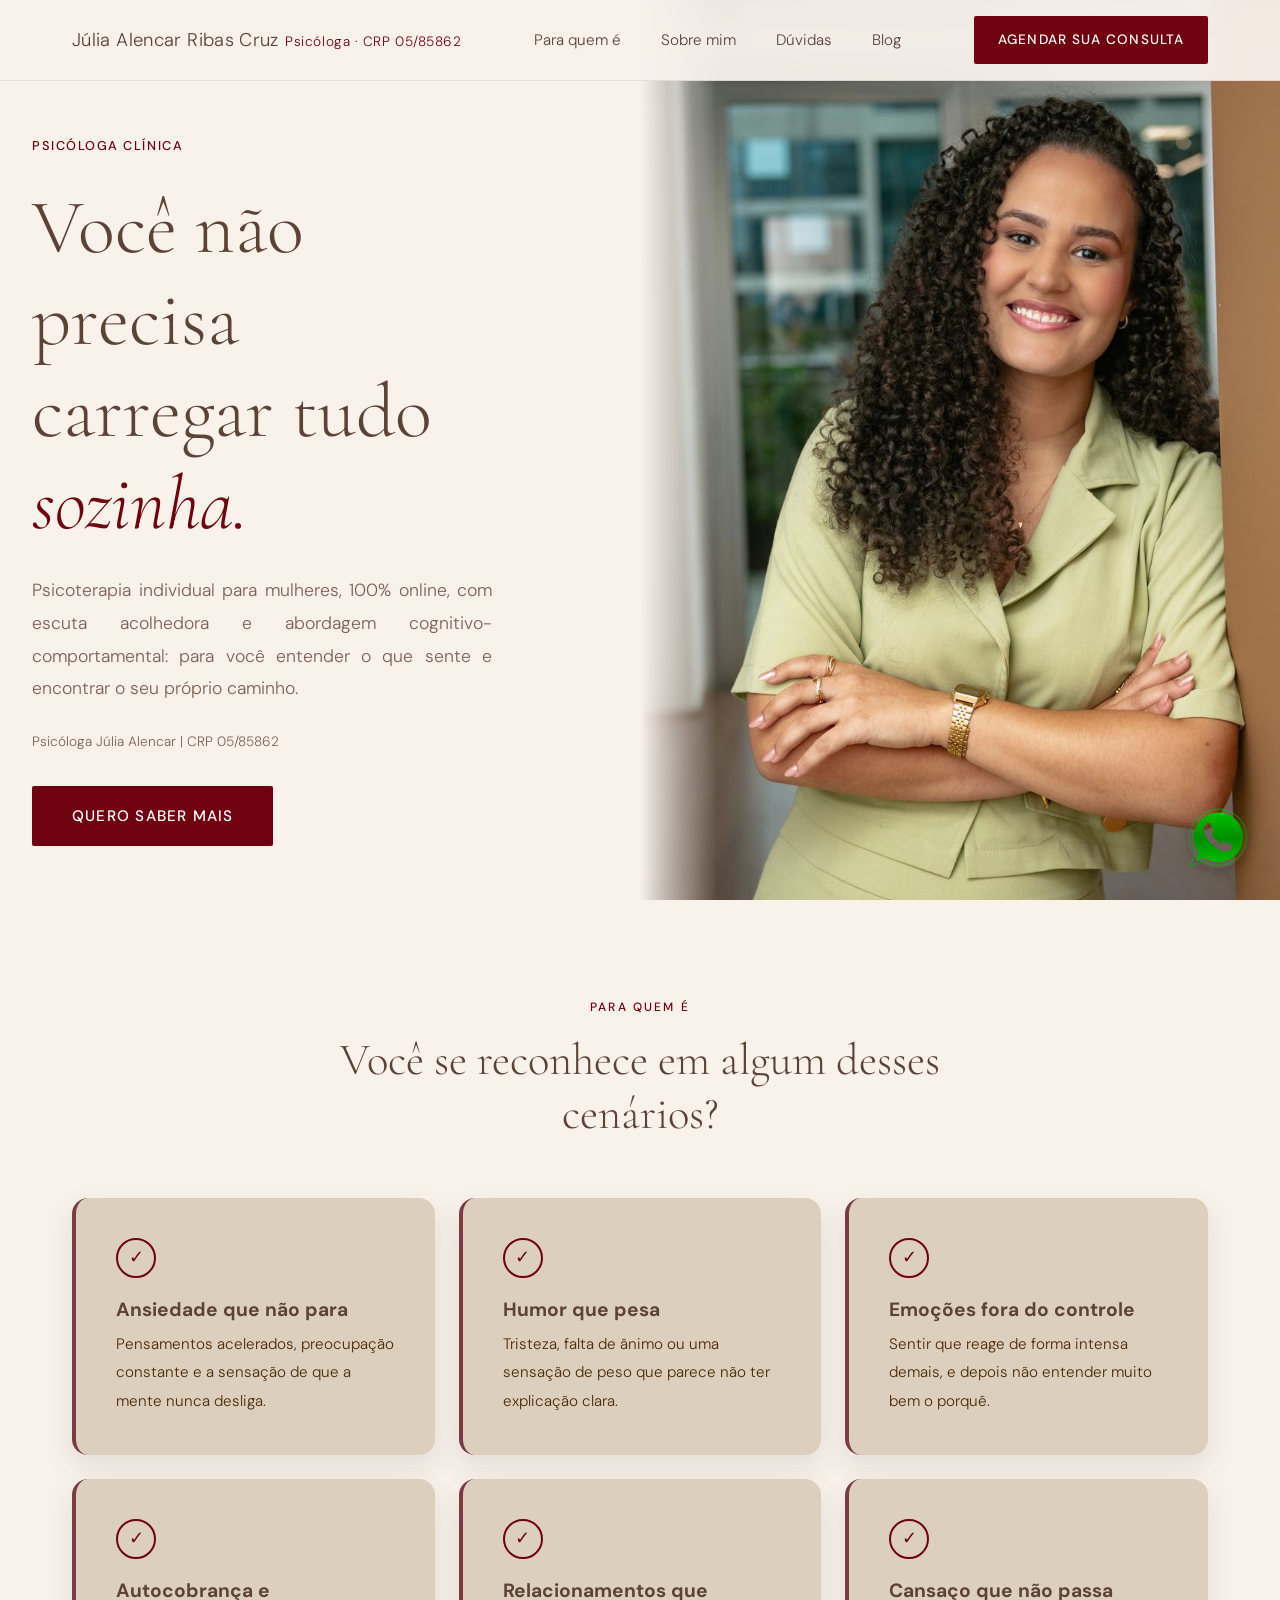
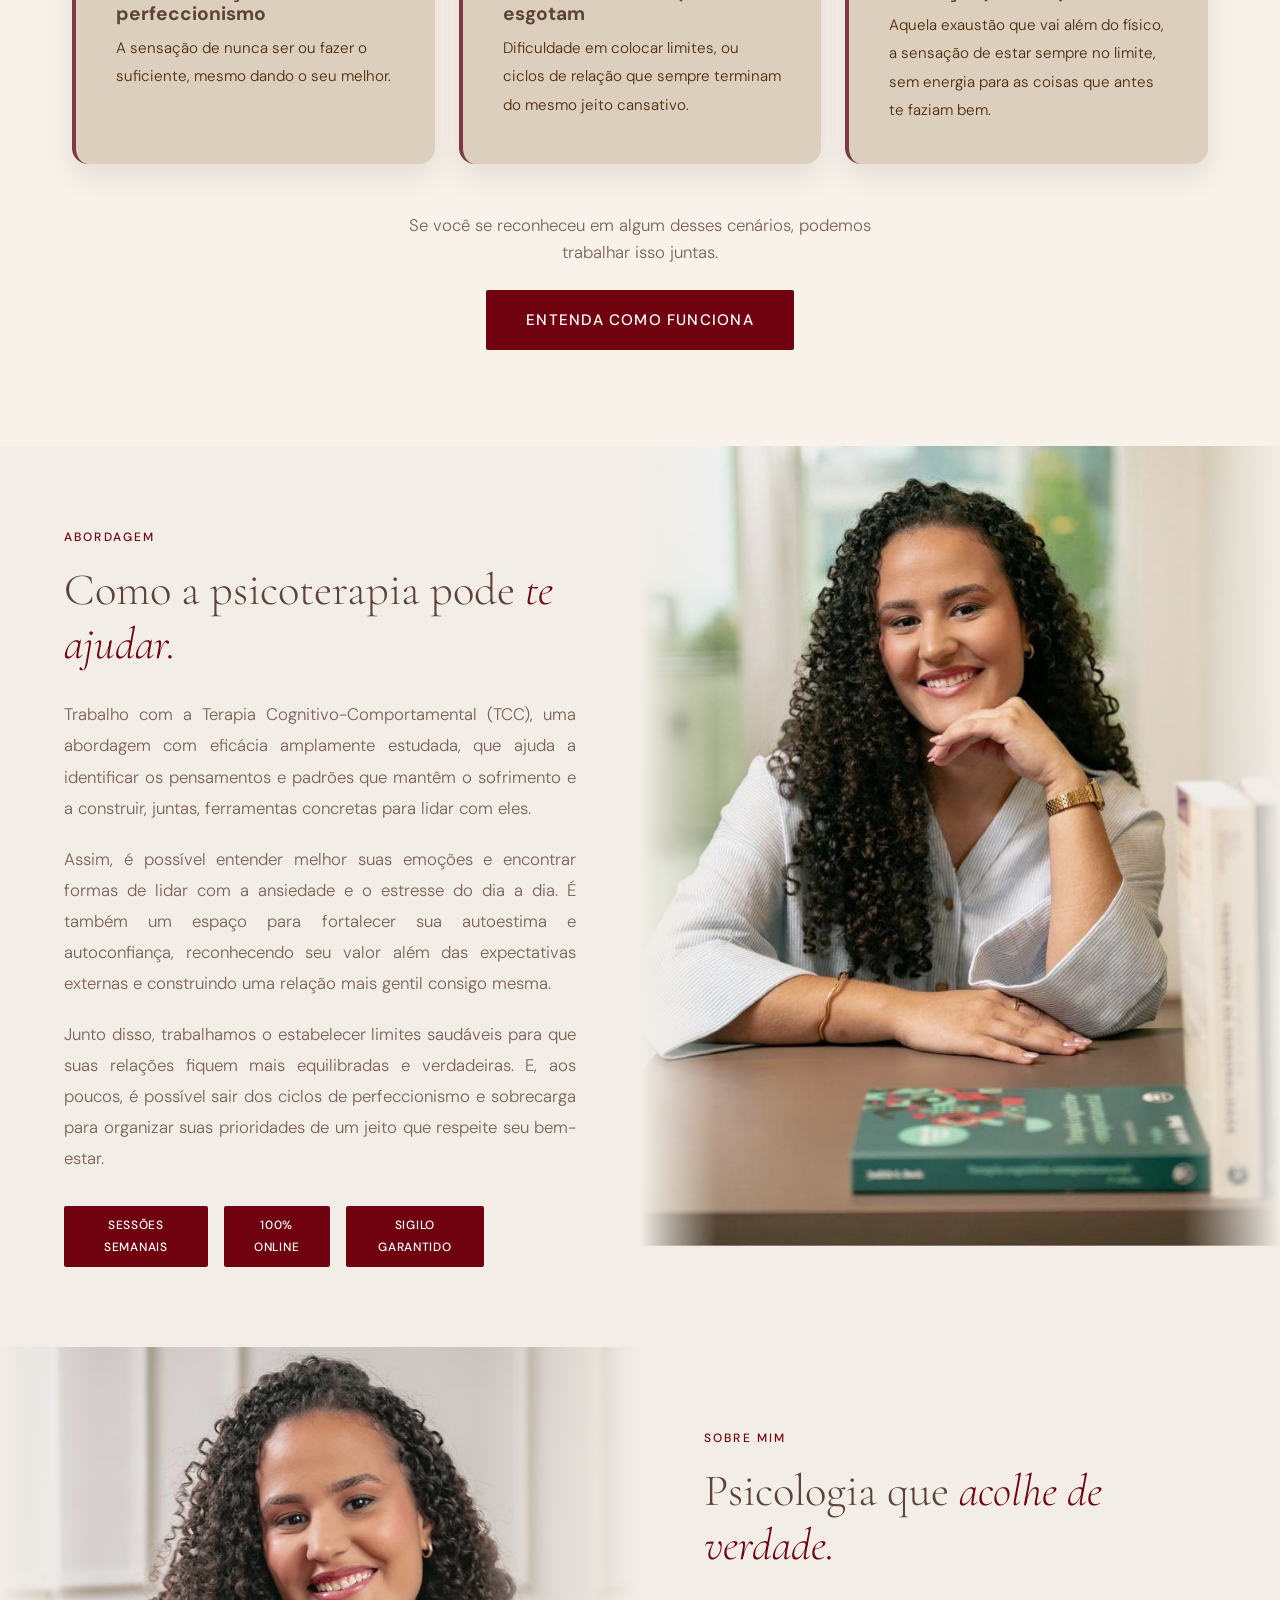
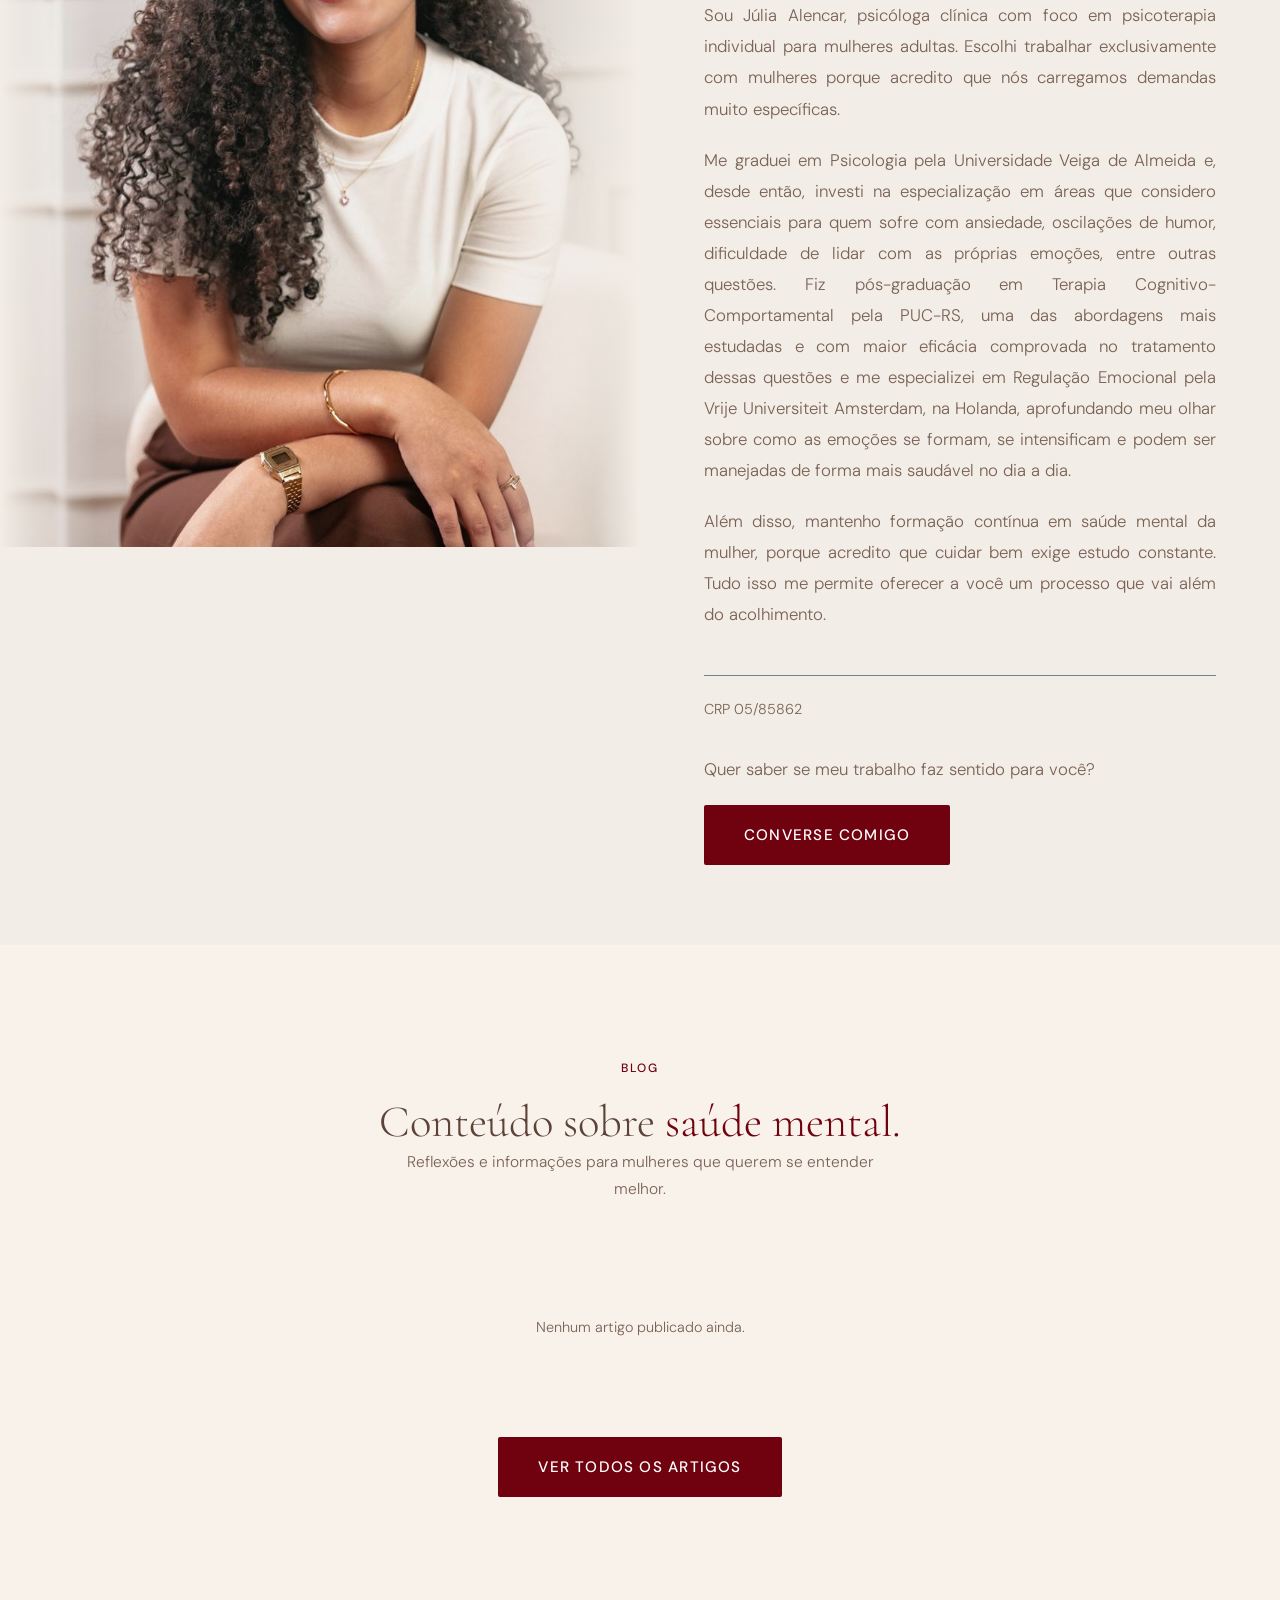
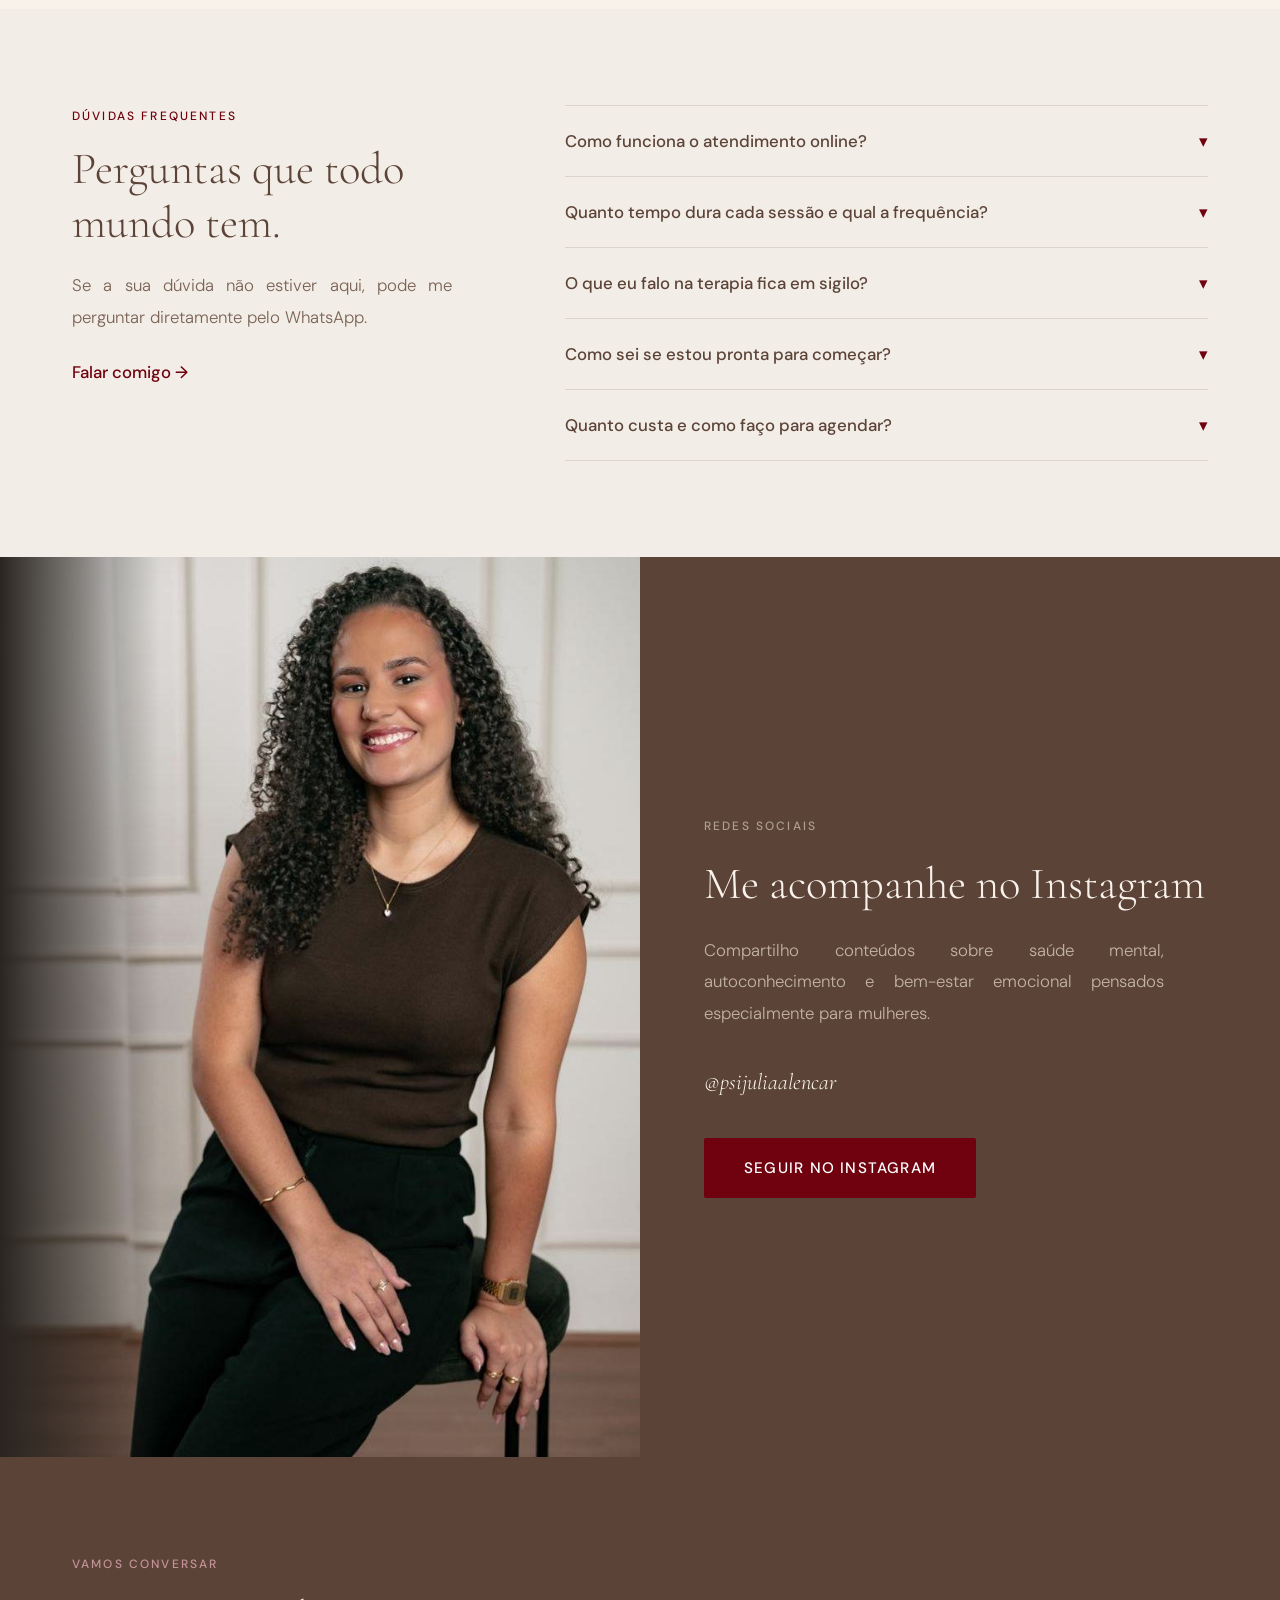
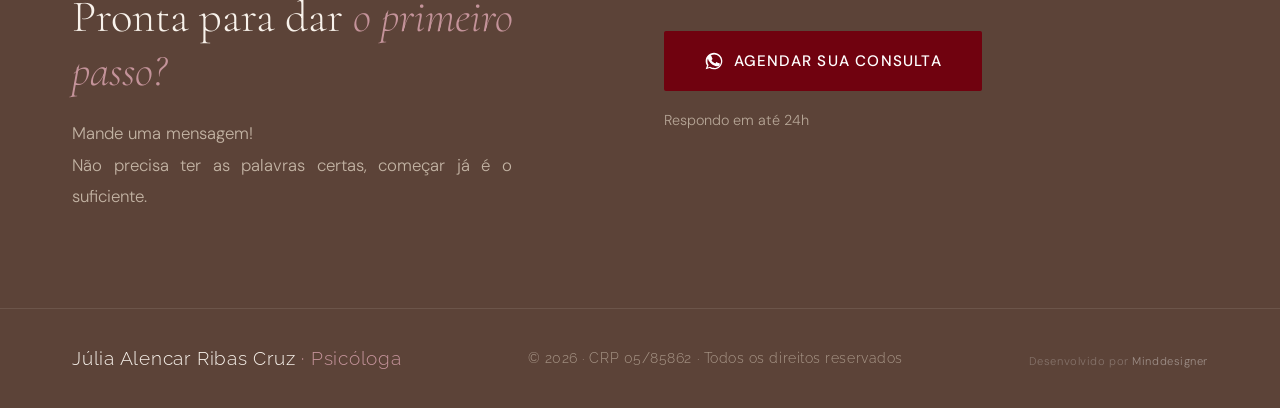
<file: index.html>
<!DOCTYPE html>
<html lang="pt-BR">
<head>
<!-- Google tag (gtag.js) -->
<script async src="https://www.googletagmanager.com/gtag/js?id=AW-18245631963"></script>
<script>
  window.dataLayer = window.dataLayer || [];
  function gtag(){dataLayer.push(arguments);}
  gtag('js', new Date());
  gtag('config', 'AW-18245631963');
</script>
  <meta charset="UTF-8">
  <link rel="icon" type="image/x-icon" href="favicon.ico">
  <link rel="apple-touch-icon" href="apple-touch-icon.png">
  <meta name="viewport" content="width=device-width, initial-scale=1.0">
  <title>Júlia Alencar · Psicóloga, Psicoterapia Online para Mulheres</title>
  <meta name="description" content="Psicoterapia online para mulheres adultas. Um espaço seguro para você se entender com mais clareza, no seu ritmo.">

  <link rel="preconnect" href="https://fonts.googleapis.com">
  <link rel="preconnect" href="https://fonts.gstatic.com" crossorigin>
  <link href="https://fonts.googleapis.com/css2?family=Cormorant+Garamond:ital,wght@0,300;0,400;1,300;1,400&family=DM+Sans:wght@300;400;500;700&display=swap" rel="stylesheet">
  <link href="https://fonts.googleapis.com/css2?family=Raleway:wght@300;400;500&display=swap" rel="stylesheet">

  <link rel="stylesheet" href="css/style.css?v=24">
  <script src="https://identity.netlify.com/v1/netlify-identity-widget.js"></script>

  <style>
    /* === OVERRIDES FORÇADOS === */
    .btn-primary, .btn-whatsapp { background: #70020f !important; color: #fff !important; }
    .btn-primary:hover, .btn-whatsapp:hover { background: #520009 !important; }
    .label { color: #70020f !important; }
    .eyebrow { color: #70020f !important; }
    .accent { color: #70020f !important; }
    .nav-logo-crp { color: #70020f !important; }
    .accordion-trigger .arrow { color: #70020f !important; }
    .faq-link { color: #70020f !important; }
    .instagram .label { color: rgba(255,249,239,0.5) !important; }
    .instagram-handle { color: #fff9ef !important; }
    .instagram-content .btn-whatsapp { width: auto !important; align-self: flex-start !important; display: inline-flex !important; }
    .tag { background: #70020f !important; color: #fff !important; }
    .card { background: #DCCFBE !important; border-left: 4px solid #7A3B43 !important; }
    .card h3 { color: #5C4338 !important; }
    .card p { color: #4c2b08 !important; opacity: 1 !important; }
    .card-icon { border-color: #70020f !important; color: #70020f !important; }
    .ajuda { background: #F2EDE6 !important; }
    .sobre { background: #F2EDE6 !important; }
    .faq { background: #F2EDE6 !important; }
    .contato-left .label { color: #C4939A !important; }
    .contato h2 .accent { color: #C4939A !important; }
    .footer-logo .accent { color: #C4939A !important; }

    /* Gradiente hero nas fotos */
    .sobre-media { position: relative !important; overflow: hidden !important; }
    .sobre-media::before {
      content: '';
      position: absolute !important;
      inset: 0 !important;
      z-index: 1 !important;
      background: linear-gradient(to right, #F2EDE6 0%, transparent 15%) !important;
      pointer-events: none !important;
    }
    .ajuda-media { position: relative !important; overflow: hidden !important; }
    .ajuda-media::before {
      content: '';
      position: absolute !important;
      inset: 0 !important;
      z-index: 1 !important;
      background: linear-gradient(to left, #F2EDE6 0%, transparent 15%) !important;
      pointer-events: none !important;
    }

  </style>
</head>
<body>

  <!-- NAV -->
  <header class="nav">
    <div class="container">
      <a href="#" class="nav-logo">
        <span class="nav-logo-name">Júlia Alencar<span class="nav-logo-extra"> Ribas Cruz</span></span>
        <span class="nav-logo-crp"><span class="nav-logo-extra">Psicóloga · </span>CRP 05/85862</span>
      </a>
      <ul class="nav-links">
        <li><a href="#paraquem">Para quem é</a></li>
        <li><a href="#sobre">Sobre mim</a></li>
        <li><a href="#faq">Dúvidas</a></li>
        <li><a href="#blog">Blog</a></li>
      </ul>
      <div class="nav-cta">
        <a href="https://wa.me/5521990695000" class="btn btn-whatsapp" target="_blank" rel="noopener">Agendar sua consulta</a>
      </div>
    </div>
  </header>

  <!-- HERO -->
  <section class="hero">
    <div class="hero-content">
      <span class="eyebrow">Psicóloga Clínica</span>
      <h1>Você não precisa carregar tudo <span class="accent">sozinha.</span></h1>
      <p class="subtitle">Psicoterapia individual para mulheres, 100% online, com escuta acolhedora e abordagem cognitivo-comportamental: para você entender o que sente e encontrar o seu próprio caminho.</p>
      <p class="hero-meta">Psicóloga Júlia Alencar | CRP 05/85862</p>
      <div class="hero-actions">
        <a href="https://wa.me/5521990695000" class="btn btn-whatsapp" target="_blank" rel="noopener">Quero Saber Mais</a>
      </div>
    </div>
    <div class="hero-media">
      <img src="img/julia1_1.jpeg" alt="Júlia Alencar, psicóloga" class="anim-img anim-right">
    </div>
  </section>

  <!-- PARA QUEM É -->
  <section class="paraquem" id="paraquem">
    <div class="container">
      <div class="section-header">
        <span class="label">Para quem é</span>
        <h2>Você se reconhece em algum desses cenários?</h2>
      </div>
      <div class="cards-grid">
        <div class="card">
          <span class="card-icon">✓</span>
          <h3>Ansiedade que não para</h3>
          <p>Pensamentos acelerados, preocupação constante e a sensação de que a mente nunca desliga.</p>
        </div>
        <div class="card">
          <span class="card-icon">✓</span>
          <h3>Humor que pesa</h3>
          <p>Tristeza, falta de ânimo ou uma sensação de peso que parece não ter explicação clara.</p>
        </div>
        <div class="card">
          <span class="card-icon">✓</span>
          <h3>Emoções fora do controle</h3>
          <p>Sentir que reage de forma intensa demais, e depois não entender muito bem o porquê.</p>
        </div>
        <div class="card">
          <span class="card-icon">✓</span>
          <h3>Autocobrança e perfeccionismo</h3>
          <p>A sensação de nunca ser ou fazer o suficiente, mesmo dando o seu melhor.</p>
        </div>
        <div class="card">
          <span class="card-icon">✓</span>
          <h3>Relacionamentos que esgotam</h3>
          <p>Dificuldade em colocar limites, ou ciclos de relação que sempre terminam do mesmo jeito cansativo.</p>
        </div>
        <div class="card">
          <span class="card-icon">✓</span>
          <h3>Cansaço que não passa</h3>
          <p>Aquela exaustão que vai além do físico, a sensação de estar sempre no limite, sem energia para as coisas que antes te faziam bem.</p>
        </div>
      </div>
      <div class="paraquem-cta">
        <p class="paraquem-cta-text">Se você se reconheceu em algum desses cenários, podemos trabalhar isso juntas.</p>
        <a href="https://wa.me/5521990695000" class="btn btn-whatsapp" target="_blank" rel="noopener">Entenda Como Funciona</a>
      </div>
    </div>
  </section>

  <!-- ABORDAGEM — efeito hero: foto direita, texto esquerda -->
  <section class="ajuda">
    <div class="ajuda-content">
      <span class="label">Abordagem</span>
      <h2>Como a psicoterapia pode <span class="accent">te ajudar.</span></h2>
      <p>Trabalho com a Terapia Cognitivo-Comportamental (TCC), uma abordagem com eficácia amplamente estudada, que ajuda a identificar os pensamentos e padrões que mantêm o sofrimento e a construir, juntas, ferramentas concretas para lidar com eles.</p>
      <p>Assim, é possível entender melhor suas emoções e encontrar formas de lidar com a ansiedade e o estresse do dia a dia. É também um espaço para fortalecer sua autoestima e autoconfiança, reconhecendo seu valor além das expectativas externas e construindo uma relação mais gentil consigo mesma.</p>
      <p>Junto disso, trabalhamos o estabelecer limites saudáveis para que suas relações fiquem mais equilibradas e verdadeiras. E, aos poucos, é possível sair dos ciclos de perfeccionismo e sobrecarga para organizar suas prioridades de um jeito que respeite seu bem-estar.</p>
      <div class="tags">
        <span class="tag">Sessões semanais</span>
        <span class="tag">100% online</span>
        <span class="tag">Sigilo garantido</span>
      </div>
    </div>
    <div class="ajuda-media" style="position:relative;overflow:hidden;">
      <img src="img/julia3.jpeg" alt="Júlia Alencar ao lado do monitor" class="anim-img anim-right">
      <div style="position:absolute;inset:0;z-index:2;background:linear-gradient(to right,#F2EDE6 0%,transparent 12%);pointer-events:none;"></div>
    </div>
  </section>

  <!-- SOBRE MIM — efeito hero: foto esquerda, texto direita -->
  <section class="sobre" id="sobre">
    <div class="sobre-media" style="position:relative;overflow:hidden;">
      <img src="img/julia2.jpeg" alt="Júlia Alencar sorrindo" class="anim-img anim-left">
      <div style="position:absolute;inset:0;z-index:2;background:linear-gradient(to left,#F2EDE6 0%,transparent 25%);pointer-events:none;"></div>
    </div>
    <div class="sobre-content">
      <span class="label">Sobre mim</span>
      <h2>Psicologia que <span class="accent">acolhe de verdade.</span></h2>
      <p>Sou Júlia Alencar, psicóloga clínica com foco em psicoterapia individual para mulheres adultas. Escolhi trabalhar exclusivamente com mulheres porque acredito que nós carregamos demandas muito específicas.</p>
      <p>Me graduei em Psicologia pela Universidade Veiga de Almeida e, desde então, investi na especialização em áreas que considero essenciais para quem sofre com ansiedade, oscilações de humor, dificuldade de lidar com as próprias emoções, entre outras questões. Fiz pós-graduação em Terapia Cognitivo-Comportamental pela PUC-RS, uma das abordagens mais estudadas e com maior eficácia comprovada no tratamento dessas questões e me especializei em Regulação Emocional pela Vrije Universiteit Amsterdam, na Holanda, aprofundando meu olhar sobre como as emoções se formam, se intensificam e podem ser manejadas de forma mais saudável no dia a dia.</p>
      <p>Além disso, mantenho formação contínua em saúde mental da mulher, porque acredito que cuidar bem exige estudo constante. Tudo isso me permite oferecer a você um processo que vai além do acolhimento.</p>
      <div class="crp-line">CRP 05/85862</div>
      <div class="sobre-cta">
        <p class="sobre-cta-text">Quer saber se meu trabalho faz sentido para você?</p>
        <a href="https://wa.me/5521990695000" class="btn btn-whatsapp" target="_blank" rel="noopener">Converse Comigo</a>
      </div>
    </div>
  </section>

  <!-- BLOG -->
  <section id="blog" class="blog-section">
    <div class="blog-header">
      <span class="label">Blog</span>
      <h2>Conteúdo sobre <span class="accent">saúde mental.</span></h2>
      <p class="blog-subtitle">Reflexões e informações para mulheres que querem se entender melhor.</p>
    </div>
    <div class="blog-grid" id="blog-grid">
      <div class="blog-loading">Carregando artigos...</div>
    </div>
    <div class="blog-cta">
      <a href="/blog" class="btn btn-primary">Ver todos os artigos</a>
    </div>
  </section>

  <!-- FAQ -->
  <section class="faq" id="faq">
    <div class="container">
      <div class="faq-intro">
        <span class="label">Dúvidas frequentes</span>
        <h2>Perguntas que todo mundo tem.</h2>
        <p>Se a sua dúvida não estiver aqui, pode me perguntar diretamente pelo WhatsApp.</p>
        <a href="https://wa.me/5521990695000" class="faq-link" target="_blank" rel="noopener">Falar comigo →</a>
      </div>
      <div class="accordion">
        <div class="accordion-item">
          <button class="accordion-trigger">
            <span>Como funciona o atendimento online?</span>
            <span class="arrow">▾</span>
          </button>
          <div class="accordion-panel">
            <p>As sessões acontecem por videochamada, em uma plataforma segura. Você só precisa de um local tranquilo e conexão com a internet: pode ser de casa, do trabalho ou de onde for mais confortável para você.</p>
          </div>
        </div>
        <div class="accordion-item">
          <button class="accordion-trigger">
            <span>Quanto tempo dura cada sessão e qual a frequência?</span>
            <span class="arrow">▾</span>
          </button>
          <div class="accordion-panel">
            <p>As sessões têm 50 minutos e geralmente acontecem semanalmente, sempre no mesmo horário, criando um espaço fixo de cuidado na sua rotina.</p>
          </div>
        </div>
        <div class="accordion-item">
          <button class="accordion-trigger">
            <span>O que eu falo na terapia fica em sigilo?</span>
            <span class="arrow">▾</span>
          </button>
          <div class="accordion-panel">
            <p>Sim. O sigilo é um princípio ético fundamental da profissão. Tudo o que é compartilhado nas sessões é confidencial.</p>
          </div>
        </div>
        <div class="accordion-item">
          <button class="accordion-trigger">
            <span>Como sei se estou pronta para começar?</span>
            <span class="arrow">▾</span>
          </button>
          <div class="accordion-panel">
            <p>Não existe um momento certo ou um nível mínimo de sofrimento para começar a terapia. Se você sente que quer se entender melhor ou que algo merece atenção, esse já é motivo suficiente.</p>
          </div>
        </div>
        <div class="accordion-item">
          <button class="accordion-trigger">
            <span>Quanto custa e como faço para agendar?</span>
            <span class="arrow">▾</span>
          </button>
          <div class="accordion-panel">
            <p>Os valores são combinados diretamente pelo WhatsApp, para que eu possa entender melhor a sua situação antes de qualquer informação. Clique no botão abaixo para conversar comigo.</p>
          </div>
        </div>
      </div>
    </div>
  </section>

  <!-- INSTAGRAM -->
  <section class="instagram" id="instagram">
    <div class="instagram-media" style="position:relative;overflow:hidden;">
      <img src="img/julia5.jpeg" alt="Júlia Alencar" class="anim-img anim-left">
      <div style="position:absolute;inset:0;z-index:2;background:linear-gradient(to right,#2A2520 0%,transparent 25%);pointer-events:none;"></div>
    </div>
    <div class="instagram-content">
      <span class="label">Redes sociais</span>
      <h2>Me acompanhe no Instagram</h2>
      <p class="subtitle">Compartilho conteúdos sobre saúde mental, autoconhecimento e bem-estar emocional pensados especialmente para mulheres.</p>
      <span class="instagram-handle">@psijuliaalencar</span>
      <a href="https://www.instagram.com/psijuliaalencar" class="btn btn-whatsapp" style="width:auto;align-self:flex-start;" target="_blank" rel="noopener">Seguir no Instagram</a>
    </div>
  </section>

  <!-- CTA FINAL -->
  <section class="contato" id="contato">
    <div class="container">
      <div class="contato-left">
        <span class="label" style="color:#C4939A;">Vamos conversar</span>
        <h2>Pronta para dar <span class="accent">o primeiro passo?</span></h2>
        <p class="subtitle">Mande uma mensagem!<br>Não precisa ter as palavras certas, começar já é o suficiente.</p>
      </div>
      <div class="contato-right">
        <a href="https://wa.me/5521990695000" class="btn btn-whatsapp" target="_blank" rel="noopener">
          <svg viewBox="0 0 24 24" aria-hidden="true">
            <path d="M17.472 14.382c-.297-.149-1.758-.867-2.03-.967-.273-.099-.471-.148-.67.15-.197.297-.767.966-.94 1.164-.173.199-.347.223-.644.075-.297-.15-1.255-.463-2.39-1.475-.883-.788-1.48-1.761-1.653-2.059-.173-.297-.018-.458.13-.606.149-.15.347-.39.521-.585.174-.196.231-.336.347-.56.116-.224.058-.42-.04-.568-.099-.15-.91-2.197-1.247-3.005-.337-.806-.685-.696-.942-.709-.247-.012-.532-.014-.815-.014-.283 0-.74.106-1.07.4-.33.296-1.26 1.232-1.26 3.005 0 1.772 1.291 3.486 1.47 3.728.18.241 2.474 3.78 6.022 5.15 3.547 1.37 3.547.913 4.182.857.636-.057 2.06-.84 2.35-1.652.29-.81.29-1.504.205-1.652-.085-.149-.31-.236-.607-.385z"/>
            <path d="M12.001 2C6.486 2 2 6.486 2 12.001c0 1.989.583 3.842 1.587 5.402L2 22l4.7-1.547A9.953 9.953 0 0 0 12 22c5.515 0 10-4.486 10-10.001S17.516 2 12.001 2zm0 18.182a8.16 8.16 0 0 1-4.16-1.13l-.298-.177-3.04 1.002 1.018-2.964-.193-.31a8.157 8.157 0 0 1-1.247-4.34c0-4.504 3.665-8.168 8.171-8.168s8.171 3.664 8.171 8.168c0 4.504-3.665 8.168-8.171 8.168z"/>
          </svg>
          Agendar sua consulta
        </a>
        <p class="contato-note">Respondo em até 24h</p>
      </div>
    </div>
  </section>

  <!-- FOOTER -->
  <footer class="footer">
    <div class="container">
      <div class="footer-logo">Júlia Alencar Ribas Cruz <span class="accent">· Psicóloga</span></div>
      <div class="footer-copy">© 2026 · CRP 05/85862 · Todos os direitos reservados</div>
      <div class="footer-agency">
        Desenvolvido por
        <a href="https://minddesigner.site" target="_blank" rel="noopener">Minddesigner</a>
      </div>
    </div>
  </footer>

  <a href="https://wa.me/5521990695000" class="whatsapp-float" target="_blank" rel="noopener" aria-label="Conversar no WhatsApp">
    <img src="img/iconewhats.png" alt="WhatsApp">
  </a>

  <script src="js/main.js?v=4"></script>
  <script>
    if (window.netlifyIdentity) {
      window.netlifyIdentity.on("init", user => {
        if (!user) {
          window.netlifyIdentity.on("login", () => {
            document.location.href = "/admin/";
          });
        }
      });
    }
  </script>
</body>
</html>
</file>
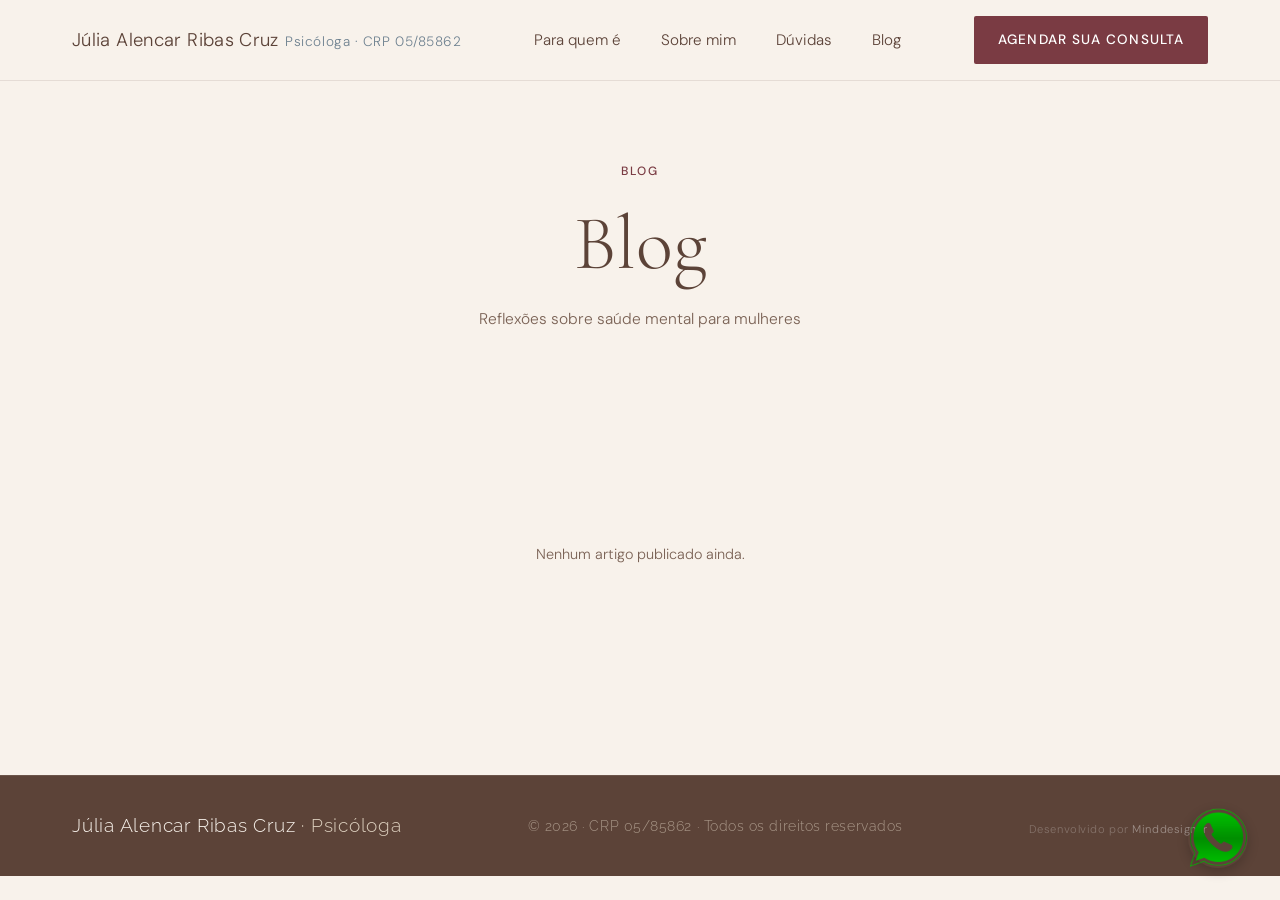
<file: blog.html>
<!DOCTYPE html>
<html lang="pt-BR">
<head>
<!-- Google tag (gtag.js) -->
<script async src="https://www.googletagmanager.com/gtag/js?id=AW-18245631963"></script>
<script>
  window.dataLayer = window.dataLayer || [];
  function gtag(){dataLayer.push(arguments);}
  gtag('js', new Date());
  gtag('config', 'AW-18245631963');
</script>
  <meta charset="UTF-8">
  <link rel="icon" type="image/x-icon" href="favicon.ico">
  <link rel="apple-touch-icon" href="apple-touch-icon.png">
  <meta name="viewport" content="width=device-width, initial-scale=1.0">
  <title>Blog · Júlia Alencar</title>
  <meta name="description" content="Reflexões sobre saúde mental para mulheres.">

  <link rel="preconnect" href="https://fonts.googleapis.com">
  <link rel="preconnect" href="https://fonts.gstatic.com" crossorigin>
  <link href="https://fonts.googleapis.com/css2?family=Cormorant+Garamond:ital,wght@0,300;0,400;1,300;1,400&family=DM+Sans:wght@300;400;500;700&display=swap" rel="stylesheet">
  <link href="https://fonts.googleapis.com/css2?family=Raleway:wght@300;400;500&display=swap" rel="stylesheet">

  <link rel="stylesheet" href="css/style.css?v=22">
  <script src="https://identity.netlify.com/v1/netlify-identity-widget.js"></script>
</head>
<body>

  <!-- ===================== NAV ===================== -->
  <header class="nav">
    <div class="container">
      <a href="/" class="nav-logo">
        <span class="nav-logo-name">Júlia Alencar<span class="nav-logo-extra"> Ribas Cruz</span></span>
        <span class="nav-logo-crp"><span class="nav-logo-extra">Psicóloga · </span>CRP 05/85862</span>
      </a>
      <ul class="nav-links">
        <li><a href="/#paraquem">Para quem é</a></li>
        <li><a href="/#sobre">Sobre mim</a></li>
        <li><a href="/#faq">Dúvidas</a></li>
        <li><a href="/blog">Blog</a></li>
      </ul>
      <div class="nav-cta">
        <a href="https://wa.me/5521990695000" class="btn btn-primary" target="_blank" rel="noopener">Agendar sua consulta</a>
      </div>
    </div>
  </header>

  <!-- ===================== BLOG HEADER ===================== -->
  <section class="blog-page-header">
    <span class="label">Blog</span>
    <h1>Blog</h1>
    <p class="blog-subtitle">Reflexões sobre saúde mental para mulheres</p>
  </section>

  <!-- ===================== BLOG GRID ===================== -->
  <section class="blog-section">
    <div class="blog-grid" id="blog-grid" data-limit="all">
      <div class="blog-loading">Carregando artigos...</div>
    </div>
  </section>

  <!-- ===================== FOOTER ===================== -->
  <footer class="footer">
    <div class="container">
      <div class="footer-logo">Júlia Alencar Ribas Cruz <span class="accent">· Psicóloga</span></div>
      <div class="footer-copy">© 2026 · CRP 05/85862 · Todos os direitos reservados</div>
      <div class="footer-agency">
        Desenvolvido por
        <a href="https://minddesigner.site" target="_blank" rel="noopener">Minddesigner</a>
      </div>
    </div>
  </footer>

  <a href="https://wa.me/5521990695000" class="whatsapp-float" target="_blank" rel="noopener" aria-label="Conversar no WhatsApp">
    <img src="img/iconewhats.png" alt="WhatsApp">
  </a>

  <script src="js/main.js?v=4"></script>
</body>
</html>
</file>
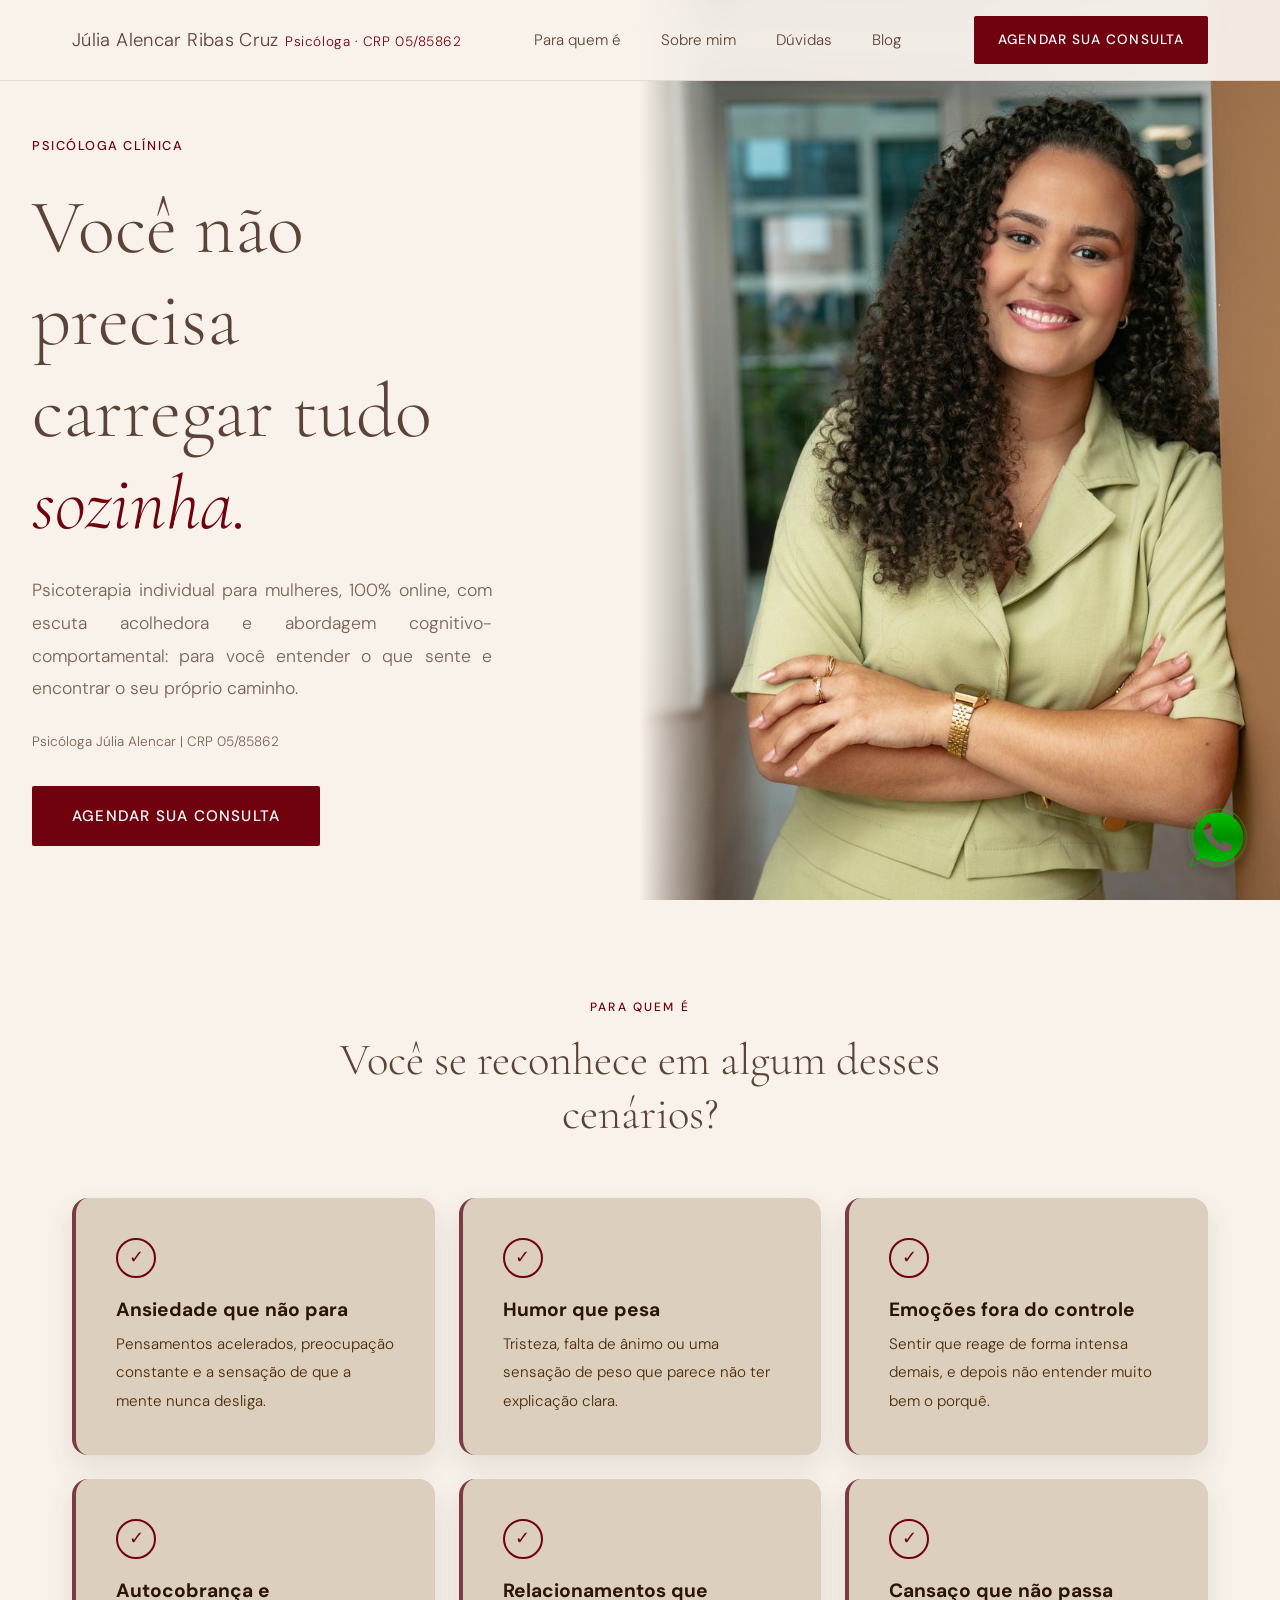
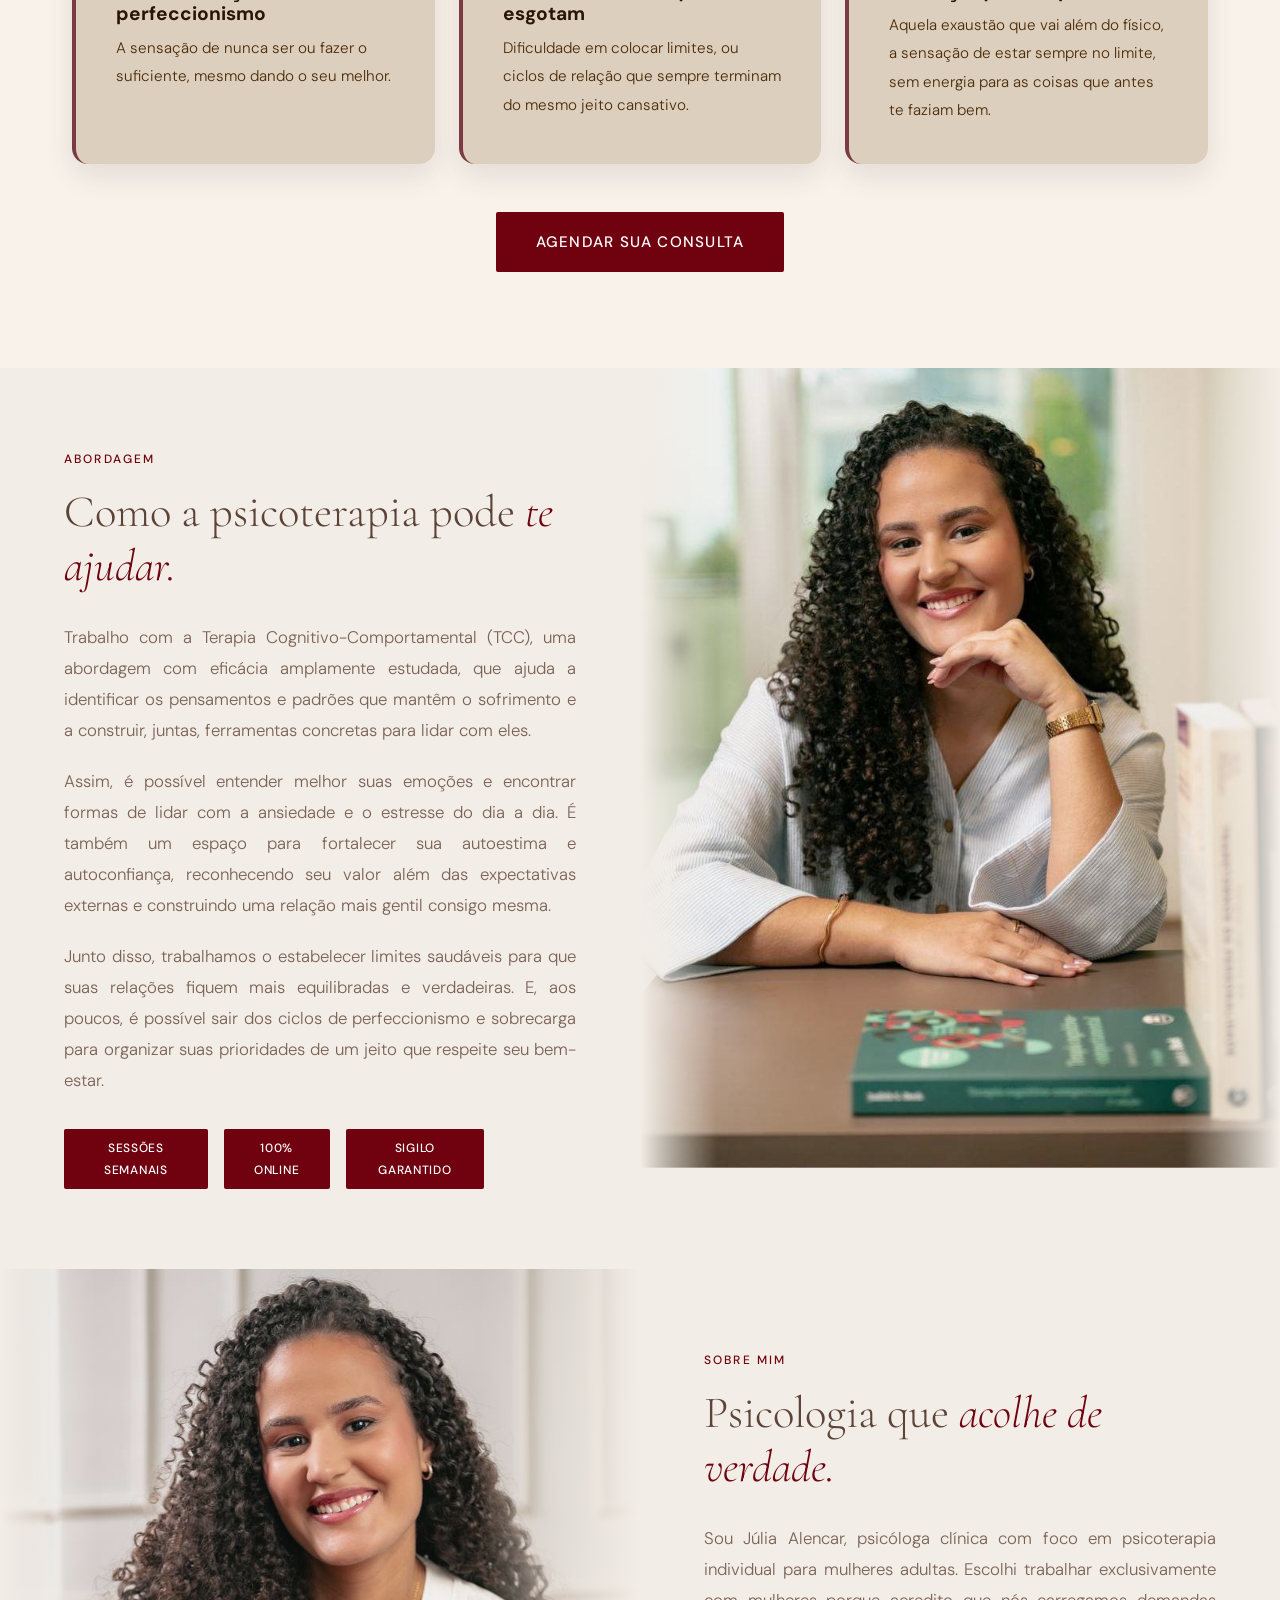
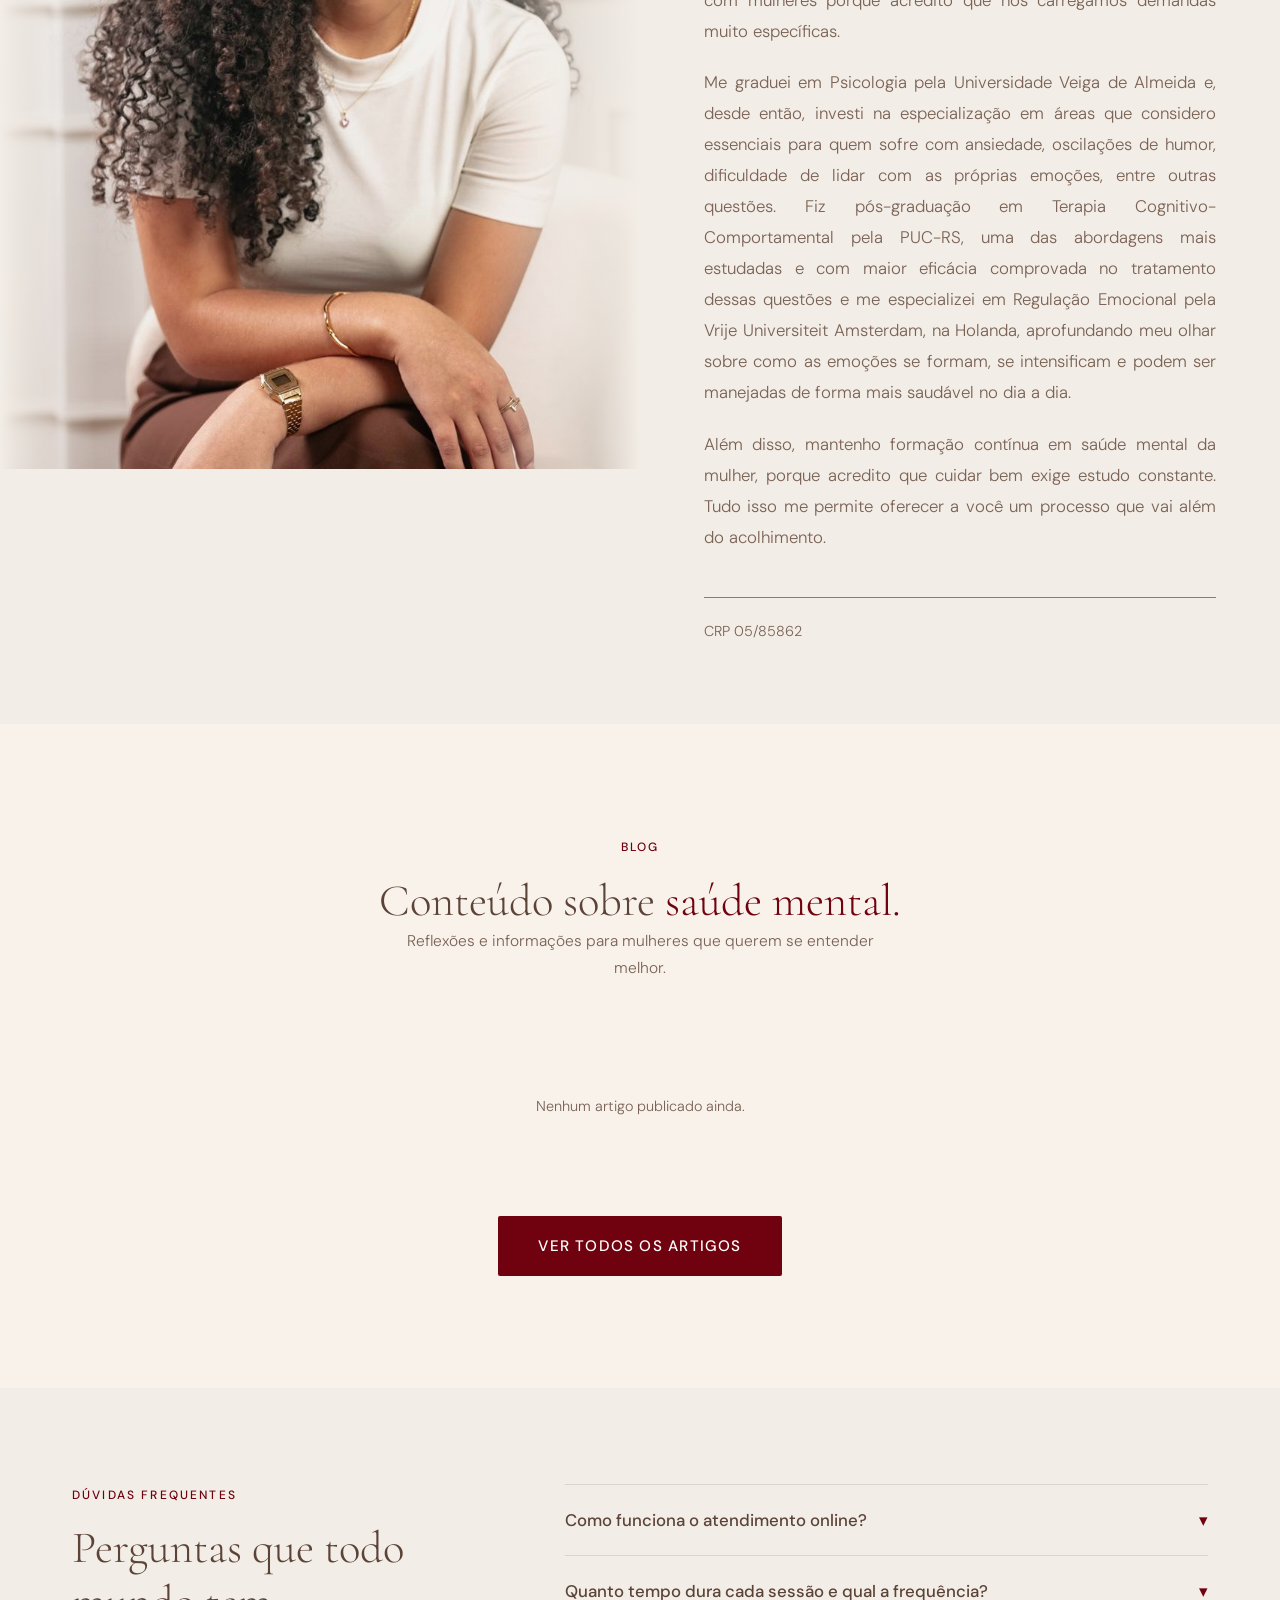
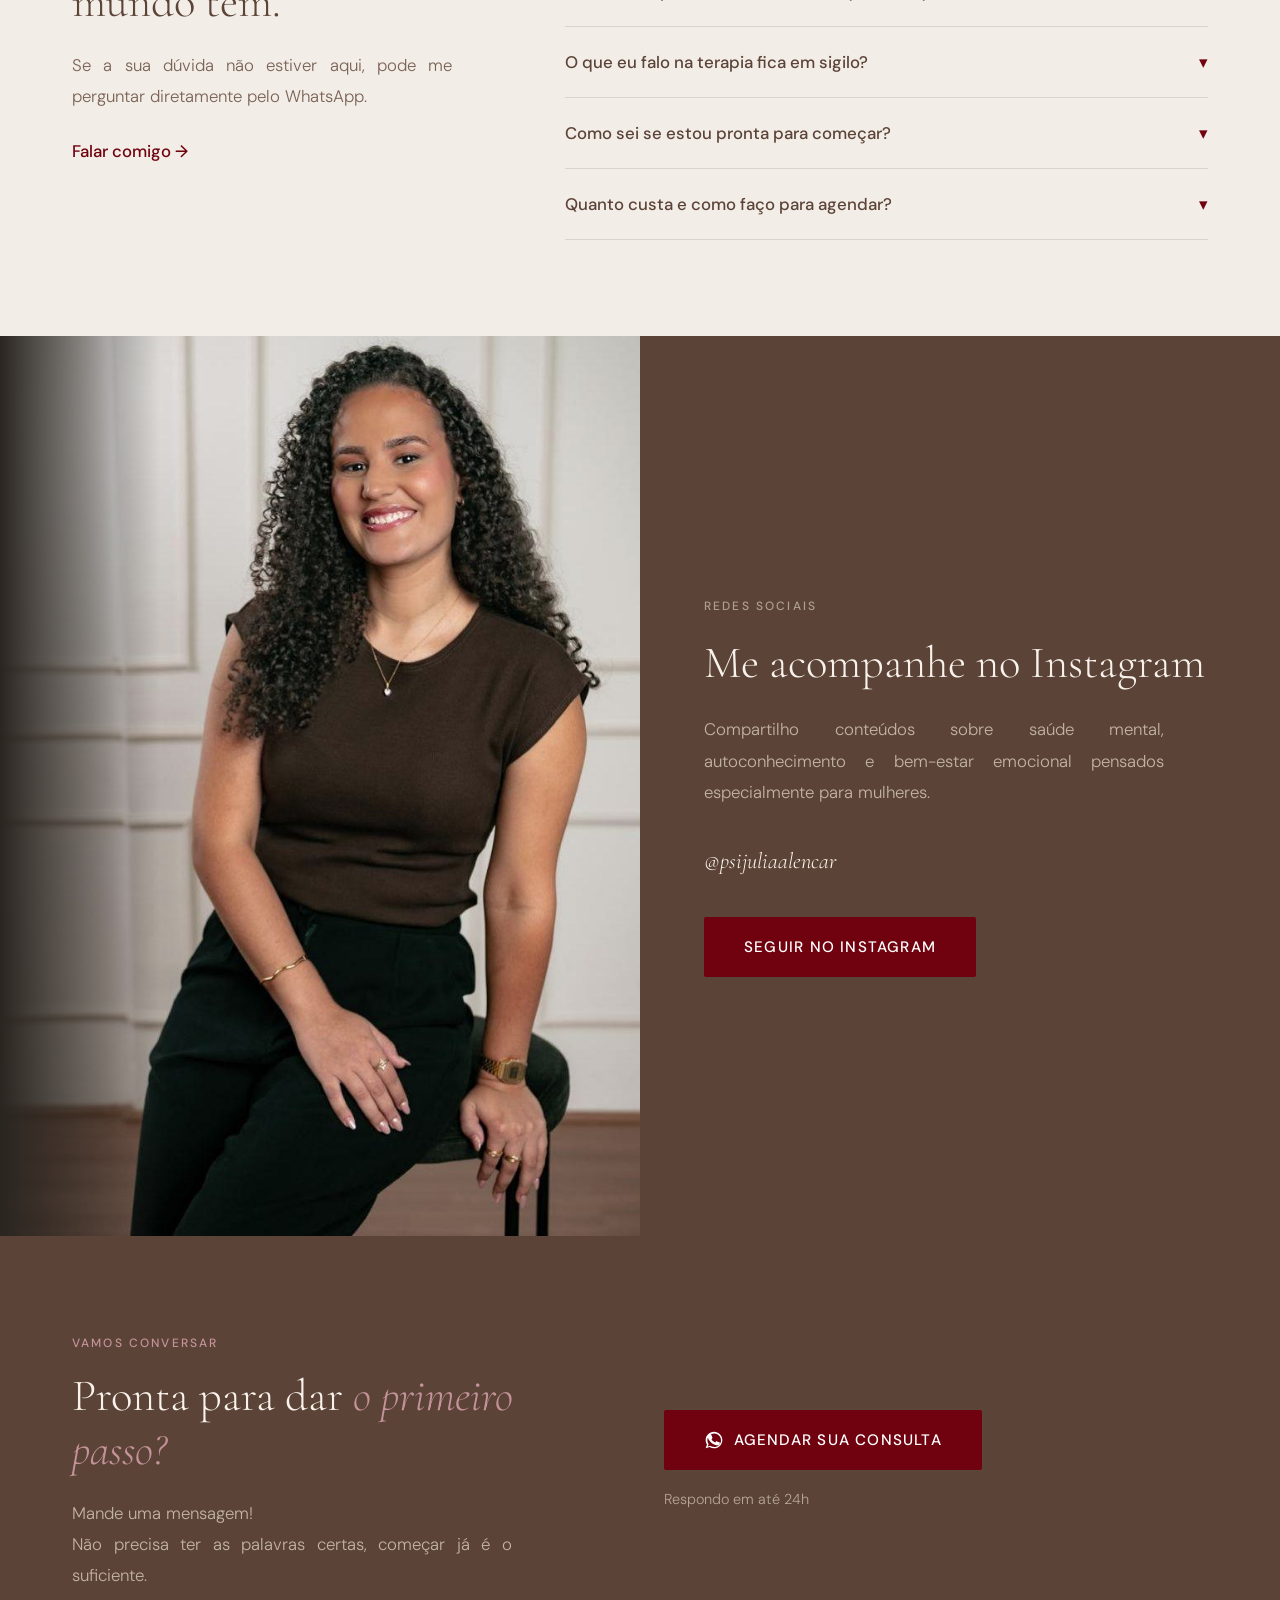
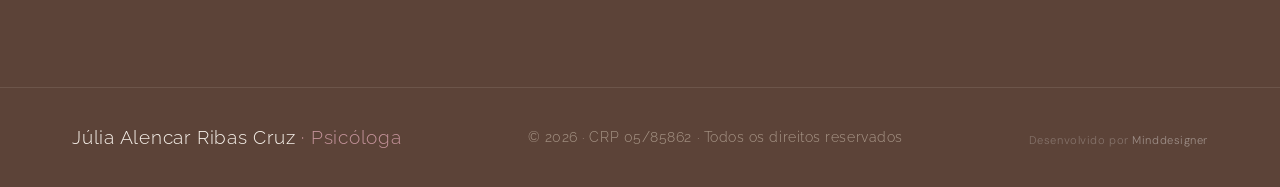
<file: index2.html>
<!DOCTYPE html>
<html lang="pt-BR">
<head>
  <meta charset="UTF-8">
  <link rel="icon" type="image/x-icon" href="favicon.ico">
  <link rel="apple-touch-icon" href="apple-touch-icon.png">
  <meta name="viewport" content="width=device-width, initial-scale=1.0">
  <title>Júlia Alencar · Psicóloga, Psicoterapia Online para Mulheres</title>
  <meta name="description" content="Psicoterapia online para mulheres adultas. Um espaço seguro para você se entender com mais clareza, no seu ritmo.">

  <link rel="preconnect" href="https://fonts.googleapis.com">
  <link rel="preconnect" href="https://fonts.gstatic.com" crossorigin>
  <link href="https://fonts.googleapis.com/css2?family=Cormorant+Garamond:ital,wght@0,300;0,400;1,300;1,400&family=DM+Sans:wght@300;400;500;700&display=swap" rel="stylesheet">
  <link href="https://fonts.googleapis.com/css2?family=Raleway:wght@300;400;500&display=swap" rel="stylesheet">

  <link rel="stylesheet" href="css/style.css?v=22">
  <script src="https://identity.netlify.com/v1/netlify-identity-widget.js"></script>

  <style>
    /* === OVERRIDES FORÇADOS === */
    .btn-primary, .btn-whatsapp { background: #70020f !important; color: #fff !important; }
    .btn-primary:hover, .btn-whatsapp:hover { background: #520009 !important; }
    .label { color: #70020f !important; }
    .eyebrow { color: #70020f !important; }
    .accent { color: #70020f !important; }
    .nav-logo-crp { color: #70020f !important; }
    .accordion-trigger .arrow { color: #70020f !important; }
    .faq-link { color: #70020f !important; }
    .instagram .label { color: rgba(255,249,239,0.5) !important; }
    .instagram-handle { color: #fff9ef !important; }
    .instagram-content .btn-whatsapp { width: auto !important; align-self: flex-start !important; display: inline-flex !important; }
    .tag { background: #70020f !important; color: #fff !important; }
    .card { background: #DCCFBE !important; border-left: 4px solid #7A3B43 !important; }
    .card h3 { color: #2A1505 !important; }
    .card p { color: #4c2b08 !important; opacity: 1 !important; }
    .card-icon { border-color: #70020f !important; color: #70020f !important; }
    .ajuda { background: #F2EDE6 !important; }
    .sobre { background: #F2EDE6 !important; }
    .faq { background: #F2EDE6 !important; }
    .contato-left .label { color: #C4939A !important; }
    .contato h2 .accent { color: #C4939A !important; }
    .footer-logo .accent { color: #C4939A !important; }

    /* Gradiente hero nas fotos */
    .sobre-media { position: relative !important; overflow: hidden !important; }
    .sobre-media::before {
      content: '';
      position: absolute !important;
      inset: 0 !important;
      z-index: 1 !important;
      background: linear-gradient(to right, #F2EDE6 0%, transparent 15%) !important;
      pointer-events: none !important;
    }
    .ajuda-media { position: relative !important; overflow: hidden !important; }
    .ajuda-media::before {
      content: '';
      position: absolute !important;
      inset: 0 !important;
      z-index: 1 !important;
      background: linear-gradient(to left, #F2EDE6 0%, transparent 15%) !important;
      pointer-events: none !important;
    }

  </style>
</head>
<body>

  <!-- NAV -->
  <header class="nav">
    <div class="container">
      <a href="#" class="nav-logo">
        <span class="nav-logo-name">Júlia Alencar<span class="nav-logo-extra"> Ribas Cruz</span></span>
        <span class="nav-logo-crp"><span class="nav-logo-extra">Psicóloga · </span>CRP 05/85862</span>
      </a>
      <ul class="nav-links">
        <li><a href="#paraquem">Para quem é</a></li>
        <li><a href="#sobre">Sobre mim</a></li>
        <li><a href="#faq">Dúvidas</a></li>
        <li><a href="#blog">Blog</a></li>
      </ul>
      <div class="nav-cta">
        <a href="https://wa.me/5521990695000" class="btn btn-whatsapp" target="_blank" rel="noopener">Agendar sua consulta</a>
      </div>
    </div>
  </header>

  <!-- HERO -->
  <section class="hero">
    <div class="hero-content">
      <span class="eyebrow">Psicóloga Clínica</span>
      <h1>Você não precisa carregar tudo <span class="accent">sozinha.</span></h1>
      <p class="subtitle">Psicoterapia individual para mulheres, 100% online, com escuta acolhedora e abordagem cognitivo-comportamental: para você entender o que sente e encontrar o seu próprio caminho.</p>
      <p class="hero-meta">Psicóloga Júlia Alencar | CRP 05/85862</p>
      <div class="hero-actions">
        <a href="https://wa.me/5521990695000" class="btn btn-whatsapp" target="_blank" rel="noopener">Agendar sua consulta</a>
      </div>
    </div>
    <div class="hero-media">
      <img src="img/julia1_1.jpeg" alt="Júlia Alencar, psicóloga" class="anim-img anim-right">
    </div>
  </section>

  <!-- PARA QUEM É -->
  <section class="paraquem" id="paraquem">
    <div class="container">
      <div class="section-header">
        <span class="label">Para quem é</span>
        <h2>Você se reconhece em algum desses cenários?</h2>
      </div>
      <div class="cards-grid">
        <div class="card">
          <span class="card-icon">✓</span>
          <h3>Ansiedade que não para</h3>
          <p>Pensamentos acelerados, preocupação constante e a sensação de que a mente nunca desliga.</p>
        </div>
        <div class="card">
          <span class="card-icon">✓</span>
          <h3>Humor que pesa</h3>
          <p>Tristeza, falta de ânimo ou uma sensação de peso que parece não ter explicação clara.</p>
        </div>
        <div class="card">
          <span class="card-icon">✓</span>
          <h3>Emoções fora do controle</h3>
          <p>Sentir que reage de forma intensa demais, e depois não entender muito bem o porquê.</p>
        </div>
        <div class="card">
          <span class="card-icon">✓</span>
          <h3>Autocobrança e perfeccionismo</h3>
          <p>A sensação de nunca ser ou fazer o suficiente, mesmo dando o seu melhor.</p>
        </div>
        <div class="card">
          <span class="card-icon">✓</span>
          <h3>Relacionamentos que esgotam</h3>
          <p>Dificuldade em colocar limites, ou ciclos de relação que sempre terminam do mesmo jeito cansativo.</p>
        </div>
        <div class="card">
          <span class="card-icon">✓</span>
          <h3>Cansaço que não passa</h3>
          <p>Aquela exaustão que vai além do físico, a sensação de estar sempre no limite, sem energia para as coisas que antes te faziam bem.</p>
        </div>
      </div>
      <div class="paraquem-cta">
        <a href="https://wa.me/5521990695000" class="btn btn-whatsapp" target="_blank" rel="noopener">Agendar sua consulta</a>
      </div>
    </div>
  </section>

  <!-- ABORDAGEM — efeito hero: foto direita, texto esquerda -->
  <section class="ajuda">
    <div class="ajuda-content">
      <span class="label">Abordagem</span>
      <h2>Como a psicoterapia pode <span class="accent">te ajudar.</span></h2>
      <p>Trabalho com a Terapia Cognitivo-Comportamental (TCC), uma abordagem com eficácia amplamente estudada, que ajuda a identificar os pensamentos e padrões que mantêm o sofrimento e a construir, juntas, ferramentas concretas para lidar com eles.</p>
      <p>Assim, é possível entender melhor suas emoções e encontrar formas de lidar com a ansiedade e o estresse do dia a dia. É também um espaço para fortalecer sua autoestima e autoconfiança, reconhecendo seu valor além das expectativas externas e construindo uma relação mais gentil consigo mesma.</p>
      <p>Junto disso, trabalhamos o estabelecer limites saudáveis para que suas relações fiquem mais equilibradas e verdadeiras. E, aos poucos, é possível sair dos ciclos de perfeccionismo e sobrecarga para organizar suas prioridades de um jeito que respeite seu bem-estar.</p>
      <div class="tags">
        <span class="tag">Sessões semanais</span>
        <span class="tag">100% online</span>
        <span class="tag">Sigilo garantido</span>
      </div>
    </div>
    <div class="ajuda-media" style="position:relative;overflow:hidden;">
      <img src="img/julia3.jpeg" alt="Júlia Alencar ao lado do monitor" class="anim-img anim-right">
      <div style="position:absolute;inset:0;z-index:2;background:linear-gradient(to right,#F2EDE6 0%,transparent 12%);pointer-events:none;"></div>
    </div>
  </section>

  <!-- SOBRE MIM — efeito hero: foto esquerda, texto direita -->
  <section class="sobre" id="sobre">
    <div class="sobre-media" style="position:relative;overflow:hidden;">
      <img src="img/julia2.jpeg" alt="Júlia Alencar sorrindo" class="anim-img anim-left">
      <div style="position:absolute;inset:0;z-index:2;background:linear-gradient(to left,#F2EDE6 0%,transparent 25%);pointer-events:none;"></div>
    </div>
    <div class="sobre-content">
      <span class="label">Sobre mim</span>
      <h2>Psicologia que <span class="accent">acolhe de verdade.</span></h2>
      <p>Sou Júlia Alencar, psicóloga clínica com foco em psicoterapia individual para mulheres adultas. Escolhi trabalhar exclusivamente com mulheres porque acredito que nós carregamos demandas muito específicas.</p>
      <p>Me graduei em Psicologia pela Universidade Veiga de Almeida e, desde então, investi na especialização em áreas que considero essenciais para quem sofre com ansiedade, oscilações de humor, dificuldade de lidar com as próprias emoções, entre outras questões. Fiz pós-graduação em Terapia Cognitivo-Comportamental pela PUC-RS, uma das abordagens mais estudadas e com maior eficácia comprovada no tratamento dessas questões e me especializei em Regulação Emocional pela Vrije Universiteit Amsterdam, na Holanda, aprofundando meu olhar sobre como as emoções se formam, se intensificam e podem ser manejadas de forma mais saudável no dia a dia.</p>
      <p>Além disso, mantenho formação contínua em saúde mental da mulher, porque acredito que cuidar bem exige estudo constante. Tudo isso me permite oferecer a você um processo que vai além do acolhimento.</p>
      <div class="crp-line">CRP 05/85862</div>
    </div>
  </section>

  <!-- BLOG -->
  <section id="blog" class="blog-section">
    <div class="blog-header">
      <span class="label">Blog</span>
      <h2>Conteúdo sobre <span class="accent">saúde mental.</span></h2>
      <p class="blog-subtitle">Reflexões e informações para mulheres que querem se entender melhor.</p>
    </div>
    <div class="blog-grid" id="blog-grid">
      <div class="blog-loading">Carregando artigos...</div>
    </div>
    <div class="blog-cta">
      <a href="/blog" class="btn btn-primary">Ver todos os artigos</a>
    </div>
  </section>

  <!-- FAQ -->
  <section class="faq" id="faq">
    <div class="container">
      <div class="faq-intro">
        <span class="label">Dúvidas frequentes</span>
        <h2>Perguntas que todo mundo tem.</h2>
        <p>Se a sua dúvida não estiver aqui, pode me perguntar diretamente pelo WhatsApp.</p>
        <a href="#contato" class="faq-link">Falar comigo →</a>
      </div>
      <div class="accordion">
        <div class="accordion-item">
          <button class="accordion-trigger">
            <span>Como funciona o atendimento online?</span>
            <span class="arrow">▾</span>
          </button>
          <div class="accordion-panel">
            <p>As sessões acontecem por videochamada, em uma plataforma segura. Você só precisa de um local tranquilo e conexão com a internet: pode ser de casa, do trabalho ou de onde for mais confortável para você.</p>
          </div>
        </div>
        <div class="accordion-item">
          <button class="accordion-trigger">
            <span>Quanto tempo dura cada sessão e qual a frequência?</span>
            <span class="arrow">▾</span>
          </button>
          <div class="accordion-panel">
            <p>As sessões têm 50 minutos e geralmente acontecem semanalmente, sempre no mesmo horário, criando um espaço fixo de cuidado na sua rotina.</p>
          </div>
        </div>
        <div class="accordion-item">
          <button class="accordion-trigger">
            <span>O que eu falo na terapia fica em sigilo?</span>
            <span class="arrow">▾</span>
          </button>
          <div class="accordion-panel">
            <p>Sim. O sigilo é um princípio ético fundamental da profissão. Tudo o que é compartilhado nas sessões é confidencial.</p>
          </div>
        </div>
        <div class="accordion-item">
          <button class="accordion-trigger">
            <span>Como sei se estou pronta para começar?</span>
            <span class="arrow">▾</span>
          </button>
          <div class="accordion-panel">
            <p>Não existe um momento certo ou um nível mínimo de sofrimento para começar a terapia. Se você sente que quer se entender melhor ou que algo merece atenção, esse já é motivo suficiente.</p>
          </div>
        </div>
        <div class="accordion-item">
          <button class="accordion-trigger">
            <span>Quanto custa e como faço para agendar?</span>
            <span class="arrow">▾</span>
          </button>
          <div class="accordion-panel">
            <p>Os valores são combinados diretamente pelo WhatsApp, para que eu possa entender melhor a sua situação antes de qualquer informação. Clique no botão abaixo para conversar comigo.</p>
          </div>
        </div>
      </div>
    </div>
  </section>

  <!-- INSTAGRAM -->
  <section class="instagram" id="instagram">
    <div class="instagram-media" style="position:relative;overflow:hidden;">
      <img src="img/julia5.jpeg" alt="Júlia Alencar" class="anim-img anim-left">
      <div style="position:absolute;inset:0;z-index:2;background:linear-gradient(to right,#2A2520 0%,transparent 25%);pointer-events:none;"></div>
    </div>
    <div class="instagram-content">
      <span class="label">Redes sociais</span>
      <h2>Me acompanhe no Instagram</h2>
      <p class="subtitle">Compartilho conteúdos sobre saúde mental, autoconhecimento e bem-estar emocional pensados especialmente para mulheres.</p>
      <span class="instagram-handle">@psijuliaalencar</span>
      <a href="https://www.instagram.com/psijuliaalencar" class="btn btn-whatsapp" style="width:auto;align-self:flex-start;" target="_blank" rel="noopener">Seguir no Instagram</a>
    </div>
  </section>

  <!-- CTA FINAL -->
  <section class="contato" id="contato">
    <div class="container">
      <div class="contato-left">
        <span class="label" style="color:#C4939A;">Vamos conversar</span>
        <h2>Pronta para dar <span class="accent">o primeiro passo?</span></h2>
        <p class="subtitle">Mande uma mensagem!<br>Não precisa ter as palavras certas, começar já é o suficiente.</p>
      </div>
      <div class="contato-right">
        <a href="https://wa.me/5521990695000" class="btn btn-whatsapp" target="_blank" rel="noopener">
          <svg viewBox="0 0 24 24" aria-hidden="true">
            <path d="M17.472 14.382c-.297-.149-1.758-.867-2.03-.967-.273-.099-.471-.148-.67.15-.197.297-.767.966-.94 1.164-.173.199-.347.223-.644.075-.297-.15-1.255-.463-2.39-1.475-.883-.788-1.48-1.761-1.653-2.059-.173-.297-.018-.458.13-.606.149-.15.347-.39.521-.585.174-.196.231-.336.347-.56.116-.224.058-.42-.04-.568-.099-.15-.91-2.197-1.247-3.005-.337-.806-.685-.696-.942-.709-.247-.012-.532-.014-.815-.014-.283 0-.74.106-1.07.4-.33.296-1.26 1.232-1.26 3.005 0 1.772 1.291 3.486 1.47 3.728.18.241 2.474 3.78 6.022 5.15 3.547 1.37 3.547.913 4.182.857.636-.057 2.06-.84 2.35-1.652.29-.81.29-1.504.205-1.652-.085-.149-.31-.236-.607-.385z"/>
            <path d="M12.001 2C6.486 2 2 6.486 2 12.001c0 1.989.583 3.842 1.587 5.402L2 22l4.7-1.547A9.953 9.953 0 0 0 12 22c5.515 0 10-4.486 10-10.001S17.516 2 12.001 2zm0 18.182a8.16 8.16 0 0 1-4.16-1.13l-.298-.177-3.04 1.002 1.018-2.964-.193-.31a8.157 8.157 0 0 1-1.247-4.34c0-4.504 3.665-8.168 8.171-8.168s8.171 3.664 8.171 8.168c0 4.504-3.665 8.168-8.171 8.168z"/>
          </svg>
          Agendar sua consulta
        </a>
        <p class="contato-note">Respondo em até 24h</p>
      </div>
    </div>
  </section>

  <!-- FOOTER -->
  <footer class="footer">
    <div class="container">
      <div class="footer-logo">Júlia Alencar Ribas Cruz <span class="accent">· Psicóloga</span></div>
      <div class="footer-copy">© 2026 · CRP 05/85862 · Todos os direitos reservados</div>
      <div class="footer-agency">
        Desenvolvido por
        <a href="https://minddesigner.site" target="_blank" rel="noopener">Minddesigner</a>
      </div>
    </div>
  </footer>

  <a href="https://wa.me/5521990695000" class="whatsapp-float" target="_blank" rel="noopener" aria-label="Conversar no WhatsApp">
    <img src="img/iconewhats.png" alt="WhatsApp">
  </a>

  <script src="js/main.js?v=4"></script>
  <script>
    if (window.netlifyIdentity) {
      window.netlifyIdentity.on("init", user => {
        if (!user) {
          window.netlifyIdentity.on("login", () => {
            document.location.href = "/admin/";
          });
        }
      });
    }
  </script>
</body>
</html>
</file>
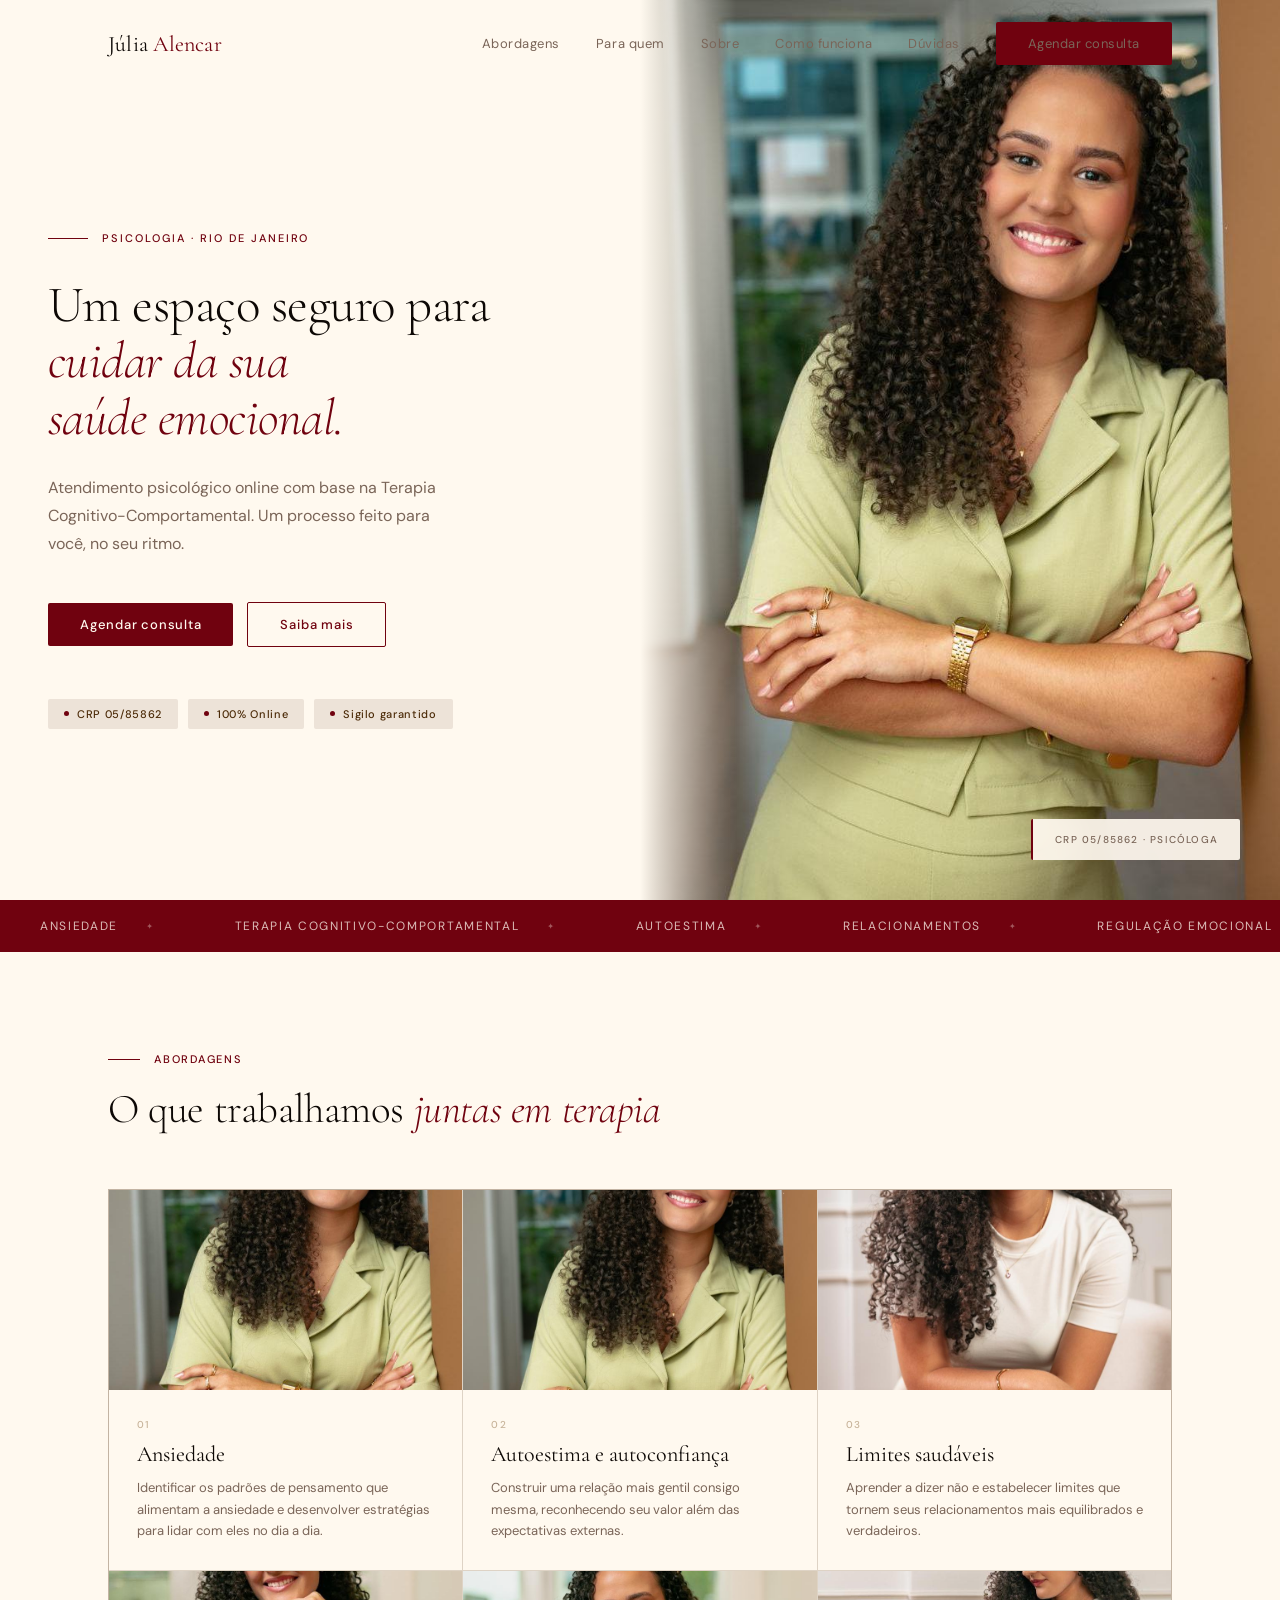
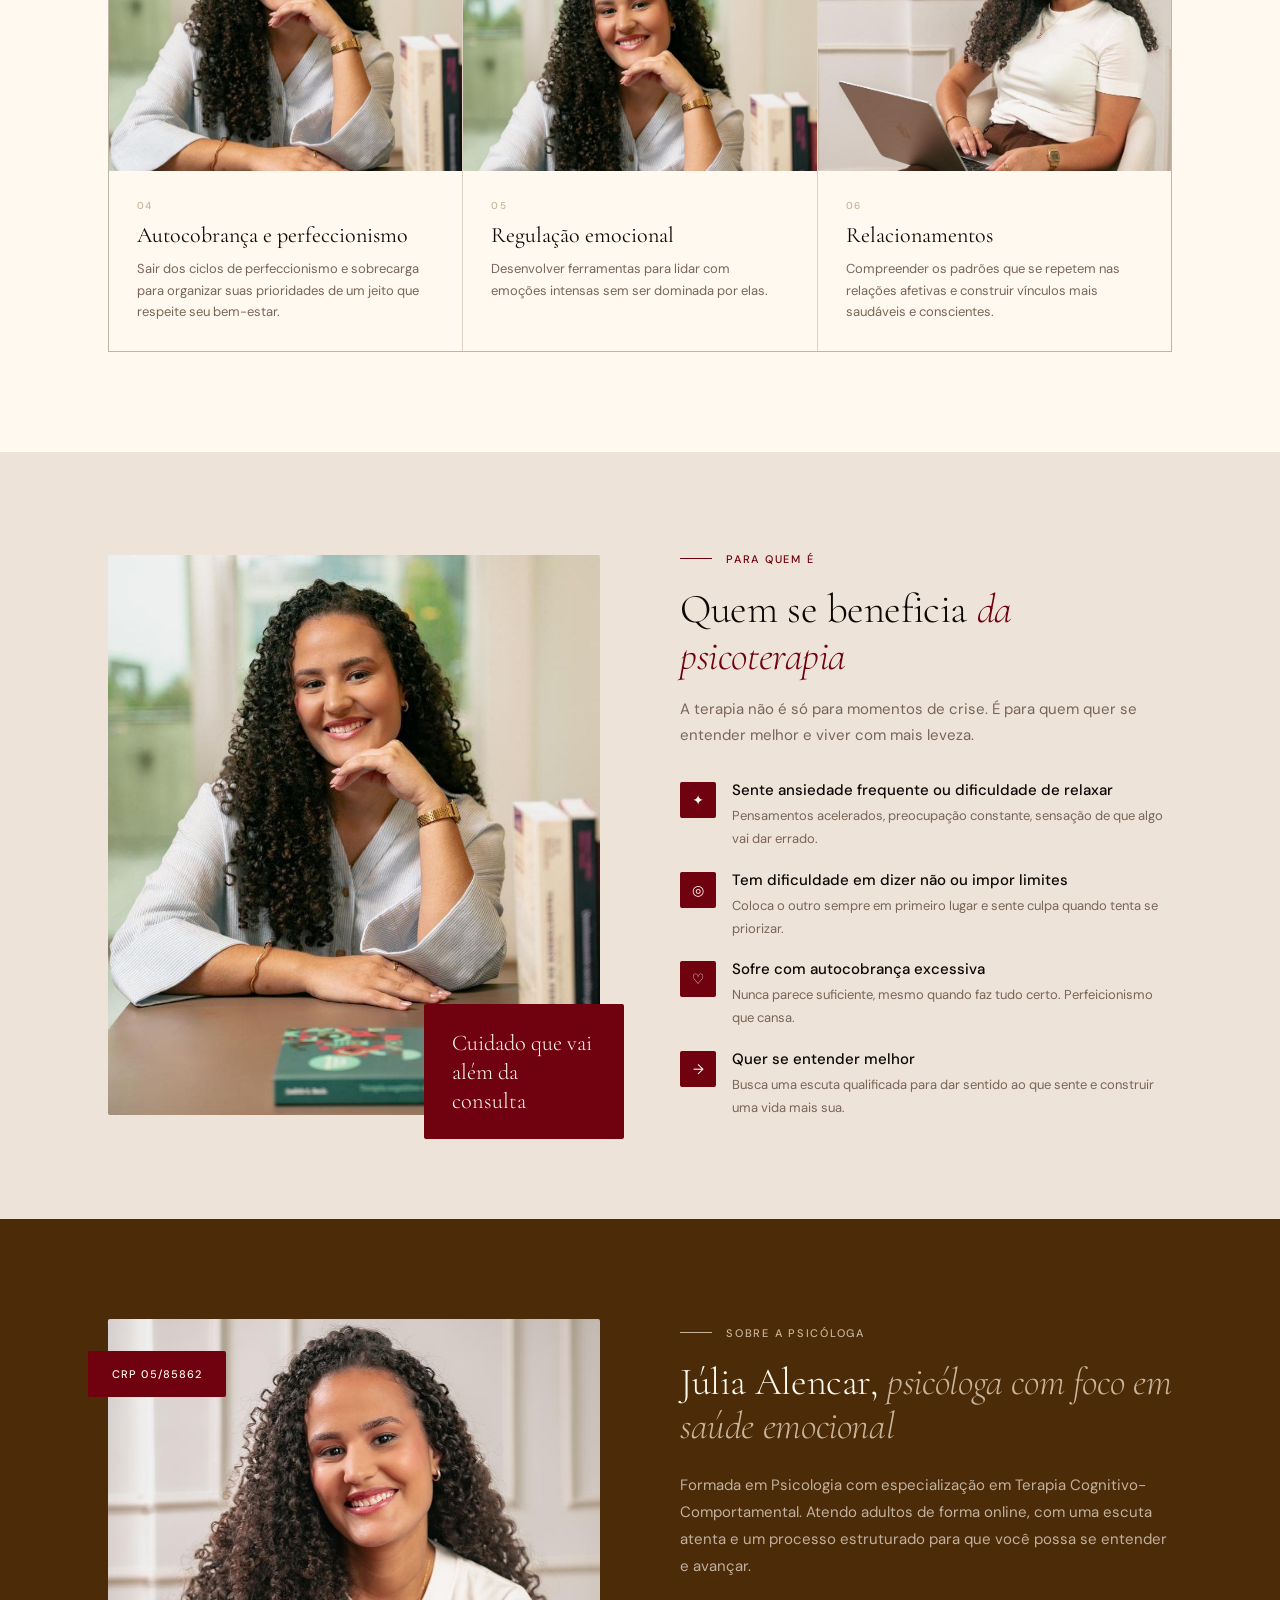
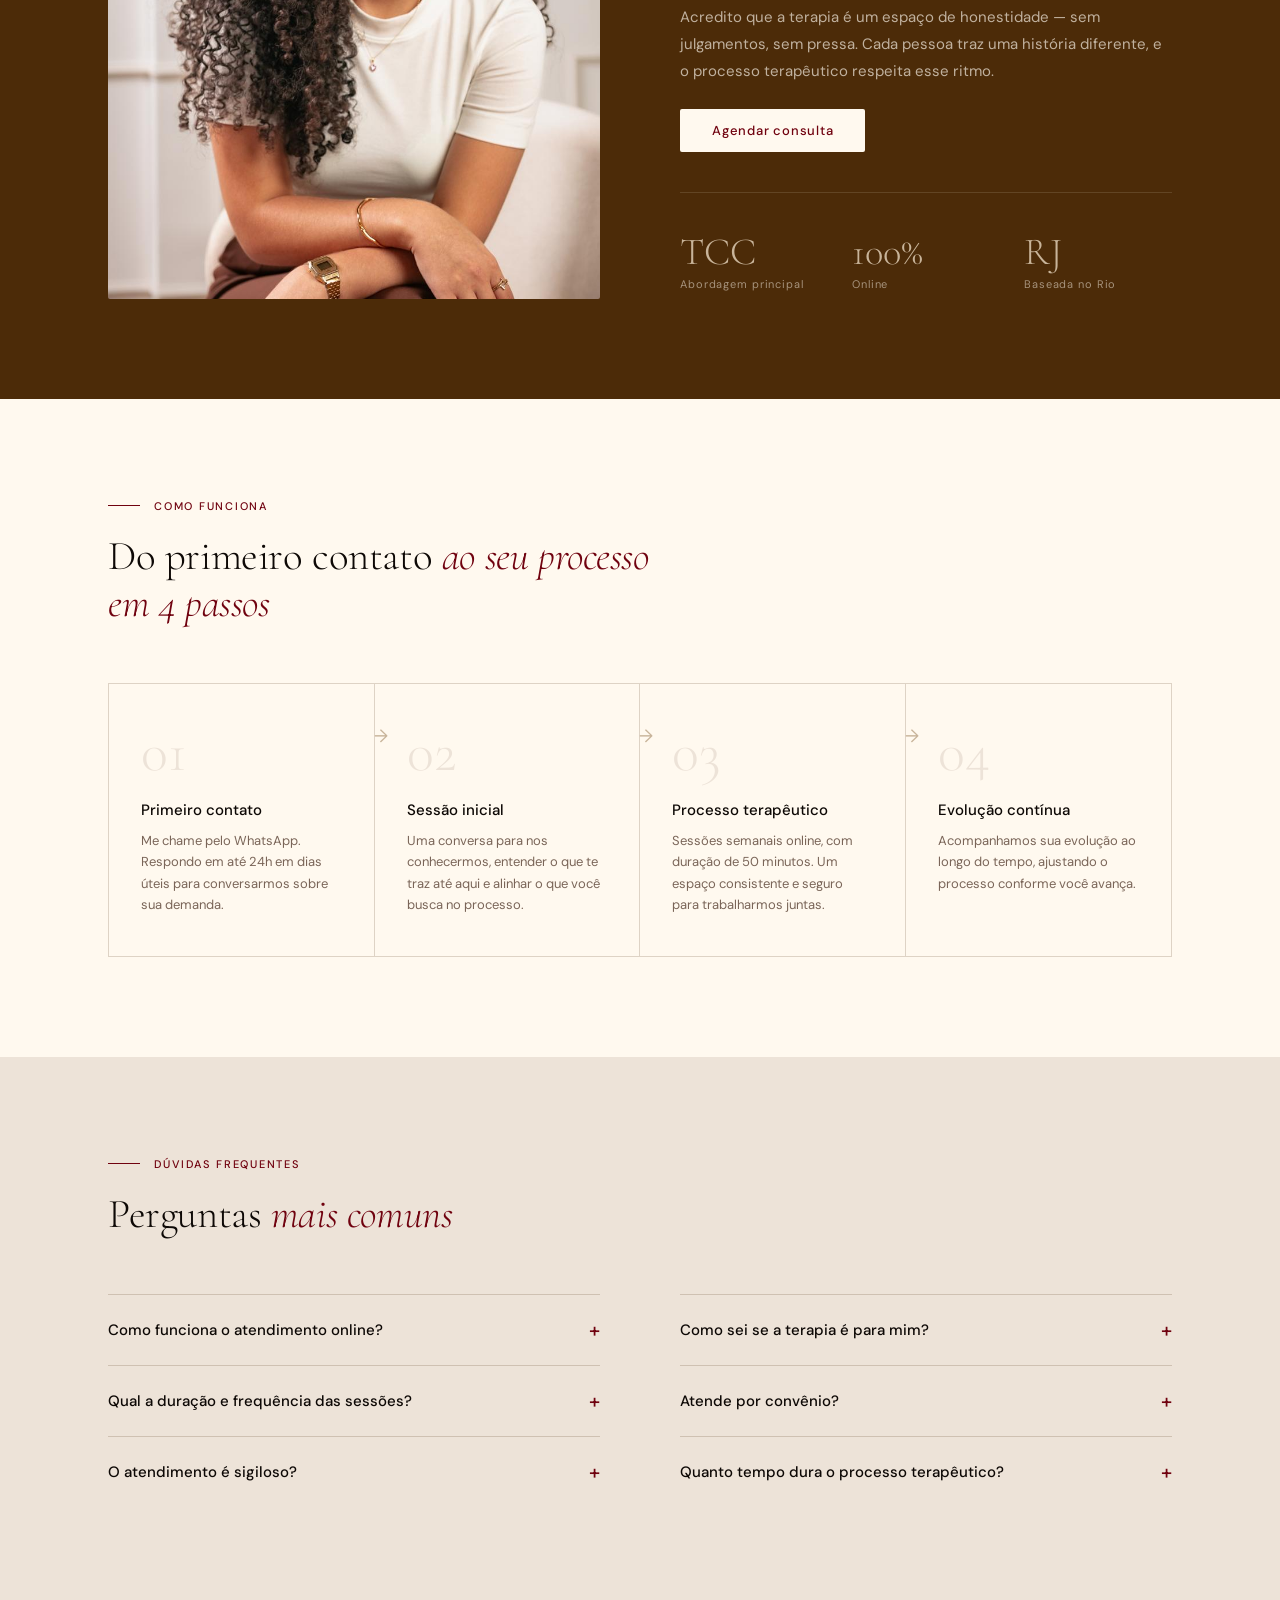
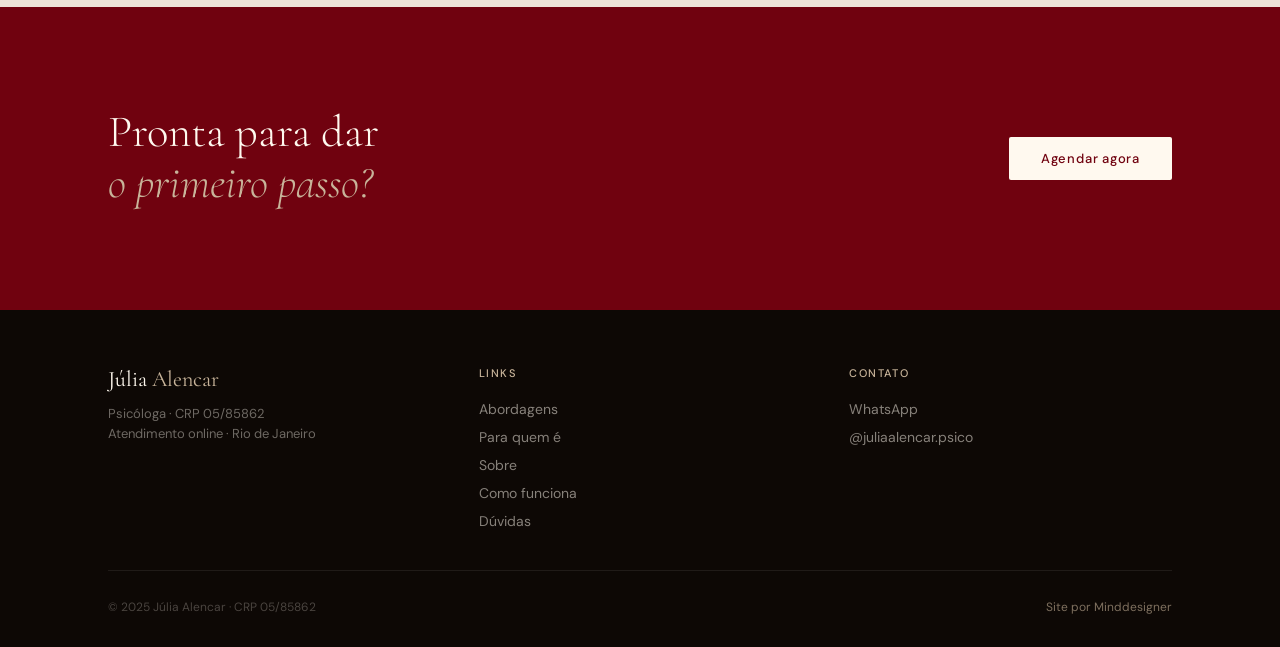
<file: julia-pulso.html>
<!DOCTYPE html>
<html lang="pt-BR">
<head>
<!-- Google tag (gtag.js) -->
<script async src="https://www.googletagmanager.com/gtag/js?id=AW-18245631963"></script>
<script>
  window.dataLayer = window.dataLayer || [];
  function gtag(){dataLayer.push(arguments);}
  gtag('js', new Date());
  gtag('config', 'AW-18245631963');
</script>
<meta charset="UTF-8" />
<meta name="viewport" content="width=device-width, initial-scale=1.0" />
<title>Júlia Alencar – Psicóloga</title>
<link rel="preconnect" href="https://fonts.googleapis.com" />
<link rel="preconnect" href="https://fonts.gstatic.com" crossorigin />
<link href="https://fonts.googleapis.com/css2?family=Cormorant+Garamond:ital,wght@0,300;0,400;0,600;1,300;1,400&family=DM+Sans:wght@300;400;500;600&display=swap" rel="stylesheet" />
<style>
:root {
  --crimson:    #70020f;
  --crimson2:   #520009;
  --cream:      #fff9ef;
  --sand:       #C8B49A;
  --sand-light: #EDE3D8;
  --espresso:   #4c2b08;
  --black:      #0D0805;
  --muted:      #7A6558;
  --border:     rgba(76,43,8,.1);
  --border2:    rgba(76,43,8,.18);
  --font-display: 'Cormorant Garamond', Georgia, serif;
  --font-body:    'DM Sans', system-ui, sans-serif;
  --max-w: 1160px;
  --py: 100px;
}

*, *::before, *::after { box-sizing: border-box; margin: 0; padding: 0; }
html { scroll-behavior: smooth; }
body { font-family: var(--font-body); background: var(--cream); color: var(--black); -webkit-font-smoothing: antialiased; }
img { display: block; max-width: 100%; }
a { color: inherit; text-decoration: none; }
ul { list-style: none; }

.container { max-width: var(--max-w); margin: 0 auto; padding: 0 48px; }

/* BUTTONS */
.btn {
  display: inline-flex; align-items: center; gap: 8px;
  font-family: var(--font-body); font-size: 13px; font-weight: 500;
  letter-spacing: .06em; padding: 13px 32px; border-radius: 2px;
  border: none; cursor: pointer; transition: all .2s;
}
.btn--crimson { background: var(--crimson); color: var(--cream); }
.btn--crimson:hover { background: var(--crimson2); }
.btn--outline { background: transparent; border: 1px solid var(--crimson); color: var(--crimson); }
.btn--outline:hover { background: rgba(112,2,15,.06); }
.btn--white { background: var(--cream); color: var(--crimson); }
.btn--white:hover { background: #fff; }

/* NAV */
.nav {
  position: fixed; top: 0; left: 0; right: 0; z-index: 100;
  padding: 22px 0; transition: background .3s, box-shadow .3s;
}
.nav--scrolled {
  background: rgba(255,249,239,.96); backdrop-filter: blur(12px);
  box-shadow: 0 1px 0 var(--border2);
}
.nav__inner {
  max-width: var(--max-w); margin: 0 auto; padding: 0 48px;
  display: flex; align-items: center; justify-content: space-between;
}
.nav__logo { font-family: var(--font-display); font-size: 22px; font-weight: 400; letter-spacing: .01em; color: var(--black); }
.nav__logo span { color: var(--crimson); }
.nav__links { display: flex; gap: 36px; align-items: center; }
.nav__links a { font-size: 13px; font-weight: 400; color: var(--muted); letter-spacing: .04em; transition: color .2s; }
.nav__links a:hover { color: var(--black); }
.nav__burger { display: none; flex-direction: column; gap: 5px; cursor: pointer; background: none; border: none; padding: 4px; }
.nav__burger span { display: block; width: 22px; height: 1.5px; background: var(--black); transition: transform .3s, opacity .3s; }

.nav__drawer {
  position: fixed; top: 0; right: -100%; width: min(300px,80vw); height: 100vh;
  background: var(--cream); z-index: 200; padding: 80px 32px 32px;
  display: flex; flex-direction: column; gap: 8px;
  box-shadow: -4px 0 40px rgba(0,0,0,.1); transition: right .35s cubic-bezier(.4,0,.2,1);
}
.nav__drawer.open { right: 0; }
.nav__drawer a { font-size: 17px; color: var(--black); padding: 12px 0; border-bottom: 1px solid var(--border); }
.nav__drawer-close { position: absolute; top: 24px; right: 24px; background: none; border: none; font-size: 22px; cursor: pointer; color: var(--muted); }
.nav__overlay { display: none; position: fixed; inset: 0; background: rgba(0,0,0,.35); z-index: 199; }
.nav__overlay.open { display: block; }

/* HERO */
.hero { min-height: 100vh; display: grid; grid-template-columns: 1fr 1fr; }
.hero__left {
  background: var(--cream); display: flex; flex-direction: column;
  justify-content: center; padding: 140px 72px 80px 48px;
}
.hero__eyebrow { display: flex; align-items: center; gap: 14px; margin-bottom: 32px; }
.hero__eyebrow-line { width: 40px; height: 1px; background: var(--crimson); }
.hero__eyebrow span { font-size: 11px; font-weight: 500; letter-spacing: .18em; text-transform: uppercase; color: var(--crimson); }
.hero__heading {
  font-family: var(--font-display); font-size: clamp(2.8rem, 4vw, 4.2rem);
  font-weight: 300; line-height: 1.1; color: var(--black); margin-bottom: 28px; letter-spacing: -.01em;
}
.hero__heading em { font-style: italic; color: var(--crimson); }
.hero__sub { font-size: 16px; line-height: 1.75; color: var(--muted); max-width: 420px; margin-bottom: 44px; }
.hero__actions { display: flex; gap: 14px; flex-wrap: wrap; align-items: center; }
.hero__badges { display: flex; gap: 10px; flex-wrap: wrap; margin-top: 52px; }
.hero__badge {
  background: var(--sand-light); border-radius: 2px;
  padding: 8px 16px; font-size: 11px; font-weight: 500;
  color: var(--espresso); letter-spacing: .06em; display: flex; align-items: center; gap: 8px;
}
.hero__badge::before { content: ''; width: 5px; height: 5px; border-radius: 50%; background: var(--crimson); }
.hero__right { position: relative; overflow: hidden; }
.hero__right img { width: 100%; height: 100%; object-fit: cover; object-position: center top; }
.hero__right::before {
  content: ''; position: absolute; inset: 0; z-index: 1;
  background: linear-gradient(to right, var(--cream) 0%, transparent 15%);
}
.hero__crp {
  position: absolute; bottom: 40px; right: 40px; z-index: 2;
  background: rgba(255,249,239,.92); backdrop-filter: blur(8px);
  border-radius: 2px; padding: 14px 22px;
  font-size: 10px; font-weight: 500; letter-spacing: .12em;
  text-transform: uppercase; color: var(--muted);
  border-left: 2px solid var(--crimson);
}

/* STRIP */
.strip { background: var(--crimson); padding: 18px 0; overflow: hidden; }
.strip__track { display: flex; white-space: nowrap; animation: strip-scroll 28s linear infinite; }
.strip__item {
  flex-shrink: 0; padding: 0 40px; font-size: 12px; font-weight: 400;
  letter-spacing: .14em; text-transform: uppercase; color: rgba(255,249,239,.75);
  display: flex; align-items: center; gap: 28px;
}
.strip__item::after { content: '✦'; font-size: 8px; color: rgba(255,249,239,.35); }
@keyframes strip-scroll { from { transform: translateX(0); } to { transform: translateX(-50%); } }

/* ABORDAGENS */
.servicos { padding: var(--py) 0; background: var(--cream); }
.section-eyebrow { display: flex; align-items: center; gap: 14px; margin-bottom: 20px; }
.section-eyebrow-line { width: 32px; height: 1px; background: var(--crimson); }
.section-eyebrow span { font-size: 11px; font-weight: 500; letter-spacing: .16em; text-transform: uppercase; color: var(--crimson); }
.section-heading {
  font-family: var(--font-display); font-size: clamp(2rem, 3.2vw, 3rem);
  font-weight: 300; line-height: 1.15; color: var(--black); margin-bottom: 56px;
  letter-spacing: -.01em; max-width: 560px;
}
.section-heading em { font-style: italic; color: var(--crimson); }

.servicos-grid { display: grid; grid-template-columns: repeat(3,1fr); gap: 1px; background: var(--border2); border: 1px solid var(--border2); }
.servico-card { background: var(--cream); overflow: hidden; position: relative; }
.servico-img { height: 200px; overflow: hidden; background: var(--sand-light); display:flex; align-items:center; justify-content:center; }
.servico-img img { width: 100%; height: 100%; object-fit: cover; transition: transform .5s cubic-bezier(.4,0,.2,1); }
.servico-card:hover .servico-img img { transform: scale(1.06); }
.servico-body { padding: 28px; }
.servico-num { font-size: 10px; font-weight: 500; letter-spacing: .14em; text-transform: uppercase; color: var(--sand); margin-bottom: 10px; }
.servico-name { font-family: var(--font-display); font-size: 22px; font-weight: 400; color: var(--black); margin-bottom: 10px; line-height: 1.2; }
.servico-desc { font-size: 13px; line-height: 1.65; color: var(--muted); }
.servico-placeholder { font-size: 48px; opacity: .18; }

/* PARA QUEM */
.para-quem { padding: var(--py) 0; background: var(--sand-light); }
.para-quem__inner { display: grid; grid-template-columns: 1fr 1fr; gap: 80px; align-items: center; }
.para-quem__img { position: relative; height: 560px; }
.para-quem__img img { width: 100%; height: 100%; object-fit: cover; object-position: top center; border-radius: 2px; }
.para-quem__badge {
  position: absolute; bottom: -24px; right: -24px;
  background: var(--crimson); color: var(--cream);
  padding: 24px 28px; border-radius: 2px;
  font-family: var(--font-display); font-size: 1.4rem; font-weight: 300;
  line-height: 1.3; max-width: 200px;
}
.para-quem__list { display: flex; flex-direction: column; gap: 20px; margin-top: 32px; }
.para-quem__item { display: flex; gap: 16px; align-items: flex-start; }
.para-quem__icon {
  width: 36px; height: 36px; border-radius: 2px; background: var(--crimson);
  display: flex; align-items: center; justify-content: center;
  color: var(--cream); font-size: 14px; flex-shrink: 0; margin-top: 2px;
}
.para-quem__item-text strong { display: block; font-size: 15px; font-weight: 500; color: var(--black); margin-bottom: 4px; }
.para-quem__item-text span { font-size: 13px; color: var(--muted); line-height: 1.6; }

/* SOBRE */
.sobre { padding: var(--py) 0; background: var(--espresso); }
.sobre__inner { display: grid; grid-template-columns: 1fr 1fr; gap: 80px; align-items: center; }
.sobre__img { position: relative; height: 580px; }
.sobre__img img { width: 100%; height: 100%; object-fit: cover; object-position: top center; border-radius: 2px; }
.sobre__crp {
  position: absolute; top: 32px; left: -20px;
  background: var(--crimson); padding: 16px 24px; border-radius: 2px;
  font-size: 11px; font-weight: 500; letter-spacing: .1em; text-transform: uppercase; color: var(--cream);
}
.sobre__eyebrow { display: flex; align-items: center; gap: 14px; margin-bottom: 20px; }
.sobre__eyebrow-line { width: 32px; height: 1px; background: var(--sand); }
.sobre__eyebrow span { font-size: 11px; font-weight: 500; letter-spacing: .16em; text-transform: uppercase; color: var(--sand); }
.sobre__heading {
  font-family: var(--font-display); font-size: clamp(2rem, 3vw, 2.8rem);
  font-weight: 300; color: var(--cream); line-height: 1.15;
  margin-bottom: 24px; letter-spacing: -.01em;
}
.sobre__heading em { font-style: italic; color: var(--sand); }
.sobre__text { font-size: 15px; line-height: 1.8; color: rgba(255,249,239,.65); margin-bottom: 24px; }
.sobre__stats { display: grid; grid-template-columns: repeat(3,1fr); gap: 24px; margin-top: 40px; padding-top: 40px; border-top: 1px solid rgba(255,249,239,.12); }
.stat__val { font-family: var(--font-display); font-size: 2.4rem; font-weight: 300; color: var(--sand); line-height: 1; margin-bottom: 6px; }
.stat__label { font-size: 11px; color: rgba(255,249,239,.5); letter-spacing: .08em; }

/* PROCESSO */
.processo { padding: var(--py) 0; background: var(--cream); }
.processo__grid { display: grid; grid-template-columns: repeat(4,1fr); gap: 0; border: 1px solid var(--border2); margin-top: 56px; }
.processo__step { padding: 40px 32px; border-right: 1px solid var(--border2); position: relative; }
.processo__step:last-child { border-right: none; }
.processo__num { font-family: var(--font-display); font-size: 3.5rem; font-weight: 300; color: var(--sand-light); line-height: 1; margin-bottom: 20px; }
.processo__title { font-size: 15px; font-weight: 500; color: var(--black); margin-bottom: 10px; }
.processo__desc { font-size: 13px; color: var(--muted); line-height: 1.65; }
.processo__step::after { content: '→'; position: absolute; top: 40px; right: -14px; font-size: 18px; color: var(--sand); z-index: 1; }
.processo__step:last-child::after { display: none; }

/* FAQ */
.faq { padding: var(--py) 0; background: var(--sand-light); }
.faq__grid { display: grid; grid-template-columns: 1fr 1fr; gap: 0 80px; margin-top: 56px; }
.faq__item { border-top: 1px solid var(--border2); }
.faq__question {
  width: 100%; display: flex; justify-content: space-between; align-items: center;
  padding: 22px 0; background: none; border: none; cursor: pointer;
  font-family: var(--font-body); font-size: 15px; font-weight: 500; color: var(--black); text-align: left; gap: 16px;
}
.faq__icon { font-size: 20px; color: var(--crimson); flex-shrink: 0; transition: transform .3s; }
.faq__item.open .faq__icon { transform: rotate(45deg); }
.faq__answer { font-size: 14px; color: var(--muted); line-height: 1.75; max-height: 0; overflow: hidden; transition: max-height .35s cubic-bezier(.4,0,.2,1), padding .35s; }
.faq__item.open .faq__answer { max-height: 300px; padding-bottom: 22px; }

/* CTA */
.cta { padding: var(--py) 0; background: var(--crimson); }
.cta__inner { display: grid; grid-template-columns: 1fr auto; align-items: center; gap: 48px; }
.cta__heading { font-family: var(--font-display); font-size: clamp(2rem, 3.5vw, 3.2rem); font-weight: 300; color: var(--cream); line-height: 1.15; }
.cta__heading em { font-style: italic; color: var(--sand); }

/* FOOTER */
.footer { background: var(--black); padding: 56px 0 32px; }
.footer__inner { display: grid; grid-template-columns: 1fr 1fr 1fr; gap: 48px; margin-bottom: 40px; }
.footer__logo { font-family: var(--font-display); font-size: 22px; font-weight: 400; color: var(--cream); margin-bottom: 12px; }
.footer__logo span { color: var(--sand); }
.footer__tagline { font-size: 13px; color: rgba(255,249,239,.4); line-height: 1.6; }
.footer__title { font-size: 11px; font-weight: 500; letter-spacing: .14em; text-transform: uppercase; color: var(--sand); margin-bottom: 20px; }
.footer__links { display: flex; flex-direction: column; gap: 10px; }
.footer__links a { font-size: 14px; color: rgba(255,249,239,.5); transition: color .2s; }
.footer__links a:hover { color: var(--cream); }
.footer__bottom { border-top: 1px solid rgba(255,249,239,.08); padding-top: 28px; display: flex; justify-content: space-between; align-items: center; }
.footer__copy { font-size: 12px; color: rgba(255,249,239,.25); }
.footer__brand { font-size: 12px; color: var(--sand); opacity: .6; }

/* MOBILE */
@media (max-width: 900px) {
  .hero { grid-template-columns: 1fr; }
  .hero__right { height: 50vh; }
  .hero__left { padding: 120px 24px 60px; }
  .nav__links { display: none; }
  .nav__burger { display: flex; }
  .container { padding: 0 24px; }
  .servicos-grid { grid-template-columns: 1fr; }
  .para-quem__inner, .sobre__inner, .cta__inner { grid-template-columns: 1fr; }
  .para-quem__badge { display: none; }
  .processo__grid { grid-template-columns: 1fr 1fr; }
  .faq__grid { grid-template-columns: 1fr; }
  .footer__inner { grid-template-columns: 1fr; }
  .footer__bottom { flex-direction: column; gap: 8px; text-align: center; }
  .nav__inner { padding: 0 24px; }
}
</style>
</head>
<body>

<!-- NAV -->
<nav class="nav" id="nav">
  <div class="nav__inner">
    <a class="nav__logo" href="#">Júlia <span>Alencar</span></a>
    <div class="nav__links">
      <a href="#abordagens">Abordagens</a>
      <a href="#para-quem">Para quem</a>
      <a href="#sobre">Sobre</a>
      <a href="#como-funciona">Como funciona</a>
      <a href="#faq">Dúvidas</a>
      <a href="https://wa.me/5521900000000" class="btn btn--crimson">Agendar consulta</a>
    </div>
    <button class="nav__burger" id="burger" aria-label="Menu">
      <span></span><span></span><span></span>
    </button>
  </div>
</nav>
<div class="nav__overlay" id="overlay"></div>
<div class="nav__drawer" id="drawer">
  <button class="nav__drawer-close" id="drawer-close">✕</button>
  <a href="#abordagens">Abordagens</a>
  <a href="#para-quem">Para quem</a>
  <a href="#sobre">Sobre</a>
  <a href="#como-funciona">Como funciona</a>
  <a href="#faq">Dúvidas</a>
  <a href="https://wa.me/5521900000000" class="btn btn--crimson" style="margin-top:16px">Agendar consulta</a>
</div>

<!-- HERO -->
<section class="hero">
  <div class="hero__left">
    <div class="hero__eyebrow">
      <div class="hero__eyebrow-line"></div>
      <span>Psicologia · Rio de Janeiro</span>
    </div>
    <h1 class="hero__heading">
      Um espaço seguro para<br>
      <em>cuidar da sua<br>saúde emocional.</em>
    </h1>
    <p class="hero__sub">Atendimento psicológico online com base na Terapia Cognitivo-Comportamental. Um processo feito para você, no seu ritmo.</p>
    <div class="hero__actions">
      <a href="https://wa.me/5521900000000" class="btn btn--crimson">Agendar consulta</a>
      <a href="#abordagens" class="btn btn--outline">Saiba mais</a>
    </div>
    <div class="hero__badges">
      <div class="hero__badge">CRP 05/85862</div>
      <div class="hero__badge">100% Online</div>
      <div class="hero__badge">Sigilo garantido</div>
    </div>
  </div>
  <div class="hero__right">
    <img src="img/julia1.jpeg" alt="Júlia Alencar" />
    <div class="hero__crp">CRP 05/85862 · Psicóloga</div>
  </div>
</section>

<!-- STRIP -->
<div class="strip">
  <div class="strip__track">
    <div class="strip__item">Ansiedade</div>
    <div class="strip__item">Terapia Cognitivo-Comportamental</div>
    <div class="strip__item">Autoestima</div>
    <div class="strip__item">Relacionamentos</div>
    <div class="strip__item">Regulação Emocional</div>
    <div class="strip__item">Limites Saudáveis</div>
    <div class="strip__item">Autocobrança</div>
    <div class="strip__item">Ansiedade</div>
    <div class="strip__item">Terapia Cognitivo-Comportamental</div>
    <div class="strip__item">Autoestima</div>
    <div class="strip__item">Relacionamentos</div>
    <div class="strip__item">Regulação Emocional</div>
    <div class="strip__item">Limites Saudáveis</div>
    <div class="strip__item">Autocobrança</div>
  </div>
</div>

<!-- ABORDAGENS -->
<section class="servicos" id="abordagens">
  <div class="container">
    <div class="section-eyebrow"><div class="section-eyebrow-line"></div><span>Abordagens</span></div>
    <h2 class="section-heading">O que trabalhamos <em>juntas em terapia</em></h2>
    <div class="servicos-grid">
      <div class="servico-card">
        <div class="servico-img"><img src="img/julia1.jpeg" alt="Ansiedade" /></div>
        <div class="servico-body">
          <div class="servico-num">01</div>
          <div class="servico-name">Ansiedade</div>
          <div class="servico-desc">Identificar os padrões de pensamento que alimentam a ansiedade e desenvolver estratégias para lidar com eles no dia a dia.</div>
        </div>
      </div>
      <div class="servico-card">
        <div class="servico-img"><img src="img/julia1_1.jpeg" alt="Autoestima" /></div>
        <div class="servico-body">
          <div class="servico-num">02</div>
          <div class="servico-name">Autoestima e autoconfiança</div>
          <div class="servico-desc">Construir uma relação mais gentil consigo mesma, reconhecendo seu valor além das expectativas externas.</div>
        </div>
      </div>
      <div class="servico-card">
        <div class="servico-img"><img src="img/julia2.jpeg" alt="Limites" /></div>
        <div class="servico-body">
          <div class="servico-num">03</div>
          <div class="servico-name">Limites saudáveis</div>
          <div class="servico-desc">Aprender a dizer não e estabelecer limites que tornem seus relacionamentos mais equilibrados e verdadeiros.</div>
        </div>
      </div>
      <div class="servico-card">
        <div class="servico-img"><img src="img/julia3.jpeg" alt="Autocobrança" /></div>
        <div class="servico-body">
          <div class="servico-num">04</div>
          <div class="servico-name">Autocobrança e perfeccionismo</div>
          <div class="servico-desc">Sair dos ciclos de perfeccionismo e sobrecarga para organizar suas prioridades de um jeito que respeite seu bem-estar.</div>
        </div>
      </div>
      <div class="servico-card">
        <div class="servico-img"><img src="img/julia3_1.jpeg" alt="Regulação emocional" /></div>
        <div class="servico-body">
          <div class="servico-num">05</div>
          <div class="servico-name">Regulação emocional</div>
          <div class="servico-desc">Desenvolver ferramentas para lidar com emoções intensas sem ser dominada por elas.</div>
        </div>
      </div>
      <div class="servico-card">
        <div class="servico-img"><img src="img/julia4.jpeg" alt="Relacionamentos" /></div>
        <div class="servico-body">
          <div class="servico-num">06</div>
          <div class="servico-name">Relacionamentos</div>
          <div class="servico-desc">Compreender os padrões que se repetem nas relações afetivas e construir vínculos mais saudáveis e conscientes.</div>
        </div>
      </div>
    </div>
  </div>
</section>

<!-- PARA QUEM -->
<section class="para-quem" id="para-quem">
  <div class="container">
    <div class="para-quem__inner">
      <div class="para-quem__img">
        <img src="img/julia3.jpeg" alt="Para quem é a terapia" />
        <div class="para-quem__badge">Cuidado que vai além da consulta</div>
      </div>
      <div>
        <div class="section-eyebrow"><div class="section-eyebrow-line"></div><span>Para quem é</span></div>
        <h2 class="section-heading" style="margin-bottom:16px">Quem se beneficia <em>da psicoterapia</em></h2>
        <p style="font-size:15px;color:var(--muted);line-height:1.75;margin-bottom:32px">A terapia não é só para momentos de crise. É para quem quer se entender melhor e viver com mais leveza.</p>
        <div class="para-quem__list">
          <div class="para-quem__item">
            <div class="para-quem__icon">✦</div>
            <div class="para-quem__item-text">
              <strong>Sente ansiedade frequente ou dificuldade de relaxar</strong>
              <span>Pensamentos acelerados, preocupação constante, sensação de que algo vai dar errado.</span>
            </div>
          </div>
          <div class="para-quem__item">
            <div class="para-quem__icon">◎</div>
            <div class="para-quem__item-text">
              <strong>Tem dificuldade em dizer não ou impor limites</strong>
              <span>Coloca o outro sempre em primeiro lugar e sente culpa quando tenta se priorizar.</span>
            </div>
          </div>
          <div class="para-quem__item">
            <div class="para-quem__icon">♡</div>
            <div class="para-quem__item-text">
              <strong>Sofre com autocobrança excessiva</strong>
              <span>Nunca parece suficiente, mesmo quando faz tudo certo. Perfeicionismo que cansa.</span>
            </div>
          </div>
          <div class="para-quem__item">
            <div class="para-quem__icon">→</div>
            <div class="para-quem__item-text">
              <strong>Quer se entender melhor</strong>
              <span>Busca uma escuta qualificada para dar sentido ao que sente e construir uma vida mais sua.</span>
            </div>
          </div>
        </div>
      </div>
    </div>
  </div>
</section>

<!-- SOBRE -->
<section class="sobre" id="sobre">
  <div class="container">
    <div class="sobre__inner">
      <div class="sobre__img">
        <img src="img/julia2.jpeg" alt="Júlia Alencar" />
        <div class="sobre__crp">CRP 05/85862</div>
      </div>
      <div>
        <div class="sobre__eyebrow"><div class="sobre__eyebrow-line"></div><span>Sobre a psicóloga</span></div>
        <h2 class="sobre__heading">Júlia Alencar, <em>psicóloga com foco em saúde emocional</em></h2>
        <p class="sobre__text">Formada em Psicologia com especialização em Terapia Cognitivo-Comportamental. Atendo adultos de forma online, com uma escuta atenta e um processo estruturado para que você possa se entender e avançar.</p>
        <p class="sobre__text">Acredito que a terapia é um espaço de honestidade — sem julgamentos, sem pressa. Cada pessoa traz uma história diferente, e o processo terapêutico respeita esse ritmo.</p>
        <a href="https://wa.me/5521900000000" class="btn btn--white">Agendar consulta</a>
        <div class="sobre__stats">
          <div><div class="stat__val">TCC</div><div class="stat__label">Abordagem principal</div></div>
          <div><div class="stat__val">100%</div><div class="stat__label">Online</div></div>
          <div><div class="stat__val">RJ</div><div class="stat__label">Baseada no Rio</div></div>
        </div>
      </div>
    </div>
  </div>
</section>

<!-- COMO FUNCIONA -->
<section class="processo" id="como-funciona">
  <div class="container">
    <div class="section-eyebrow"><div class="section-eyebrow-line"></div><span>Como funciona</span></div>
    <h2 class="section-heading">Do primeiro contato <em>ao seu processo em 4 passos</em></h2>
    <div class="processo__grid">
      <div class="processo__step">
        <div class="processo__num">01</div>
        <div class="processo__title">Primeiro contato</div>
        <div class="processo__desc">Me chame pelo WhatsApp. Respondo em até 24h em dias úteis para conversarmos sobre sua demanda.</div>
      </div>
      <div class="processo__step">
        <div class="processo__num">02</div>
        <div class="processo__title">Sessão inicial</div>
        <div class="processo__desc">Uma conversa para nos conhecermos, entender o que te traz até aqui e alinhar o que você busca no processo.</div>
      </div>
      <div class="processo__step">
        <div class="processo__num">03</div>
        <div class="processo__title">Processo terapêutico</div>
        <div class="processo__desc">Sessões semanais online, com duração de 50 minutos. Um espaço consistente e seguro para trabalharmos juntas.</div>
      </div>
      <div class="processo__step">
        <div class="processo__num">04</div>
        <div class="processo__title">Evolução contínua</div>
        <div class="processo__desc">Acompanhamos sua evolução ao longo do tempo, ajustando o processo conforme você avança.</div>
      </div>
    </div>
  </div>
</section>

<!-- FAQ -->
<section class="faq" id="faq">
  <div class="container">
    <div class="section-eyebrow"><div class="section-eyebrow-line"></div><span>Dúvidas frequentes</span></div>
    <h2 class="section-heading">Perguntas <em>mais comuns</em></h2>
    <div class="faq__grid">
      <div>
        <div class="faq__item">
          <button class="faq__question">Como funciona o atendimento online? <span class="faq__icon">+</span></button>
          <div class="faq__answer">As sessões acontecem por videochamada, em plataforma segura. Você só precisa de um local tranquilo e conexão com internet.</div>
        </div>
        <div class="faq__item">
          <button class="faq__question">Qual a duração e frequência das sessões? <span class="faq__icon">+</span></button>
          <div class="faq__answer">As sessões têm 50 minutos de duração e acontecem semanalmente. A regularidade é importante para o progresso terapêutico.</div>
        </div>
        <div class="faq__item">
          <button class="faq__question">O atendimento é sigiloso? <span class="faq__icon">+</span></button>
          <div class="faq__answer">Sim. O sigilo é um princípio ético fundamental da psicologia. Tudo que é compartilhado nas sessões permanece entre nós.</div>
        </div>
      </div>
      <div>
        <div class="faq__item">
          <button class="faq__question">Como sei se a terapia é para mim? <span class="faq__icon">+</span></button>
          <div class="faq__answer">Se você sente que algo não está bem, que quer se entender melhor ou que certos padrões se repetem na sua vida, a terapia pode ajudar. A sessão inicial serve exatamente para isso.</div>
        </div>
        <div class="faq__item">
          <button class="faq__question">Atende por convênio? <span class="faq__icon">+</span></button>
          <div class="faq__answer">O atendimento é particular. Forneço recibo para reembolso nos planos que oferecem essa modalidade.</div>
        </div>
        <div class="faq__item">
          <button class="faq__question">Quanto tempo dura o processo terapêutico? <span class="faq__icon">+</span></button>
          <div class="faq__answer">Depende de cada pessoa e de seus objetivos. A TCC costuma ter resultados visíveis em poucos meses, mas o processo é sempre personalizado.</div>
        </div>
      </div>
    </div>
  </div>
</section>

<!-- CTA -->
<section class="cta">
  <div class="container">
    <div class="cta__inner">
      <h2 class="cta__heading">Pronta para dar<br><em>o primeiro passo?</em></h2>
      <a href="https://wa.me/5521900000000" class="btn btn--white">Agendar agora</a>
    </div>
  </div>
</section>

<!-- FOOTER -->
<footer class="footer">
  <div class="container">
    <div class="footer__inner">
      <div>
        <div class="footer__logo">Júlia <span>Alencar</span></div>
        <div class="footer__tagline">Psicóloga · CRP 05/85862<br>Atendimento online · Rio de Janeiro</div>
      </div>
      <div>
        <div class="footer__title">Links</div>
        <div class="footer__links">
          <a href="#abordagens">Abordagens</a>
          <a href="#para-quem">Para quem é</a>
          <a href="#sobre">Sobre</a>
          <a href="#como-funciona">Como funciona</a>
          <a href="#faq">Dúvidas</a>
        </div>
      </div>
      <div>
        <div class="footer__title">Contato</div>
        <div class="footer__links">
          <a href="https://wa.me/5521900000000">WhatsApp</a>
          <a href="https://instagram.com/juliaalencar.psico">@juliaalencar.psico</a>
        </div>
      </div>
    </div>
    <div class="footer__bottom">
      <div class="footer__copy">© 2025 Júlia Alencar · CRP 05/85862</div>
      <div class="footer__brand">Site por Minddesigner</div>
    </div>
  </div>
</footer>

<script>
const nav = document.getElementById('nav');
window.addEventListener('scroll', () => nav.classList.toggle('nav--scrolled', window.scrollY > 40));

const burger = document.getElementById('burger');
const drawer = document.getElementById('drawer');
const overlay = document.getElementById('overlay');
const close = document.getElementById('drawer-close');
const openDrawer = () => { drawer.classList.add('open'); overlay.classList.add('open'); };
const closeDrawer = () => { drawer.classList.remove('open'); overlay.classList.remove('open'); };
burger.addEventListener('click', openDrawer);
close.addEventListener('click', closeDrawer);
overlay.addEventListener('click', closeDrawer);
drawer.querySelectorAll('a').forEach(a => a.addEventListener('click', closeDrawer));

document.querySelectorAll('.faq__question').forEach(btn => {
  btn.addEventListener('click', () => {
    const item = btn.closest('.faq__item');
    const isOpen = item.classList.contains('open');
    document.querySelectorAll('.faq__item').forEach(i => i.classList.remove('open'));
    if (!isOpen) item.classList.add('open');
  });
});
</script>
</body>
</html>
</file>
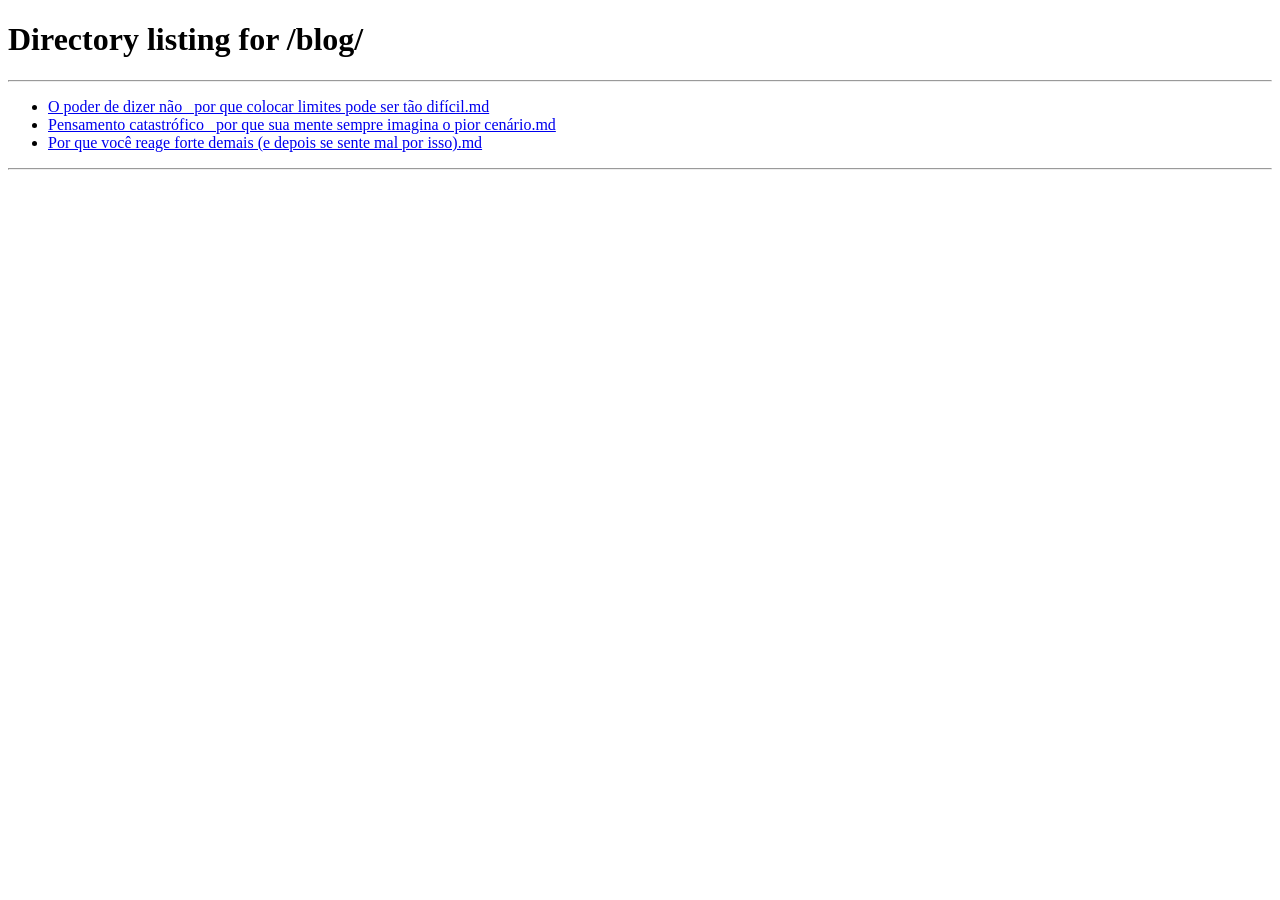
<file: post.html>
<!DOCTYPE html>
<html lang="pt-BR">
<head>
<!-- Google tag (gtag.js) -->
<script async src="https://www.googletagmanager.com/gtag/js?id=AW-18245631963"></script>
<script>
  window.dataLayer = window.dataLayer || [];
  function gtag(){dataLayer.push(arguments);}
  gtag('js', new Date());
  gtag('config', 'AW-18245631963');
</script>
  <meta charset="UTF-8">
  <link rel="icon" type="image/x-icon" href="favicon.ico">
  <link rel="apple-touch-icon" href="apple-touch-icon.png">
  <meta name="viewport" content="width=device-width, initial-scale=1.0">
  <title>Blog · Júlia Alencar</title>
  <meta name="description" content="Reflexões sobre saúde mental para mulheres.">

  <link rel="preconnect" href="https://fonts.googleapis.com">
  <link rel="preconnect" href="https://fonts.gstatic.com" crossorigin>
  <link href="https://fonts.googleapis.com/css2?family=Cormorant+Garamond:ital,wght@0,300;0,400;1,300;1,400&family=DM+Sans:wght@300;400;500;700&display=swap" rel="stylesheet">
  <link href="https://fonts.googleapis.com/css2?family=Raleway:wght@300;400;500&display=swap" rel="stylesheet">
  <link rel="stylesheet" href="css/style.css?v=22">
  <script src="https://identity.netlify.com/v1/netlify-identity-widget.js"></script>

  <style>
    /* Paleta Júlia Alencar */
    /* Creme #F6F2EB · Bege #DCCFBE · Azul #6F8290 · Marrom #5C4338 · Vinho #7A3B43 · Oliva #8C9A7D */

    .post-header {
      padding: 8rem 0 3rem;
      background: #F6F2EB;
      text-align: center;
      border-bottom: 1px solid #DCCFBE;
    }
    .post-header .label {
      color: #7A3B43;
      display: block;
      margin-bottom: 1rem;
    }
    .post-header h1 {
      font-family: 'Cormorant Garamond', serif;
      font-size: clamp(2rem, 4vw, 3.2rem);
      font-weight: 300;
      color: #5C4338;
      max-width: 760px;
      margin: 0 auto 1.5rem;
      line-height: 1.2;
    }
    .post-date {
      font-size: 0.85rem;
      color: #6F8290;
      letter-spacing: 0.08em;
      text-transform: uppercase;
    }
    .post-body {
      max-width: 720px;
      margin: 0 auto;
      padding: 4rem 2rem 6rem;
      color: #5C4338;
      font-size: 1.05rem;
      line-height: 1.85;
    }
    .post-body h2 {
      font-family: 'Cormorant Garamond', serif;
      font-size: clamp(1.6rem, 2.5vw, 2.2rem);
      font-weight: 300;
      color: #5C4338;
      margin: 3rem 0 1rem;
      line-height: 1.2;
      border-left: 3px solid #7A3B43;
      padding-left: 1rem;
    }
    .post-body p {
      margin-bottom: 1.5rem;
      color: #5C4338;
    }
    .post-body h3 {
      font-family: 'Cormorant Garamond', serif;
      font-size: clamp(1.3rem, 2vw, 1.7rem);
      font-weight: 400;
      color: #5C4338;
      margin: 2.5rem 0 1rem;
      line-height: 1.3;
    }
    .post-body ul,
    .post-body ol {
      margin: 0 0 1.5rem;
      padding-left: 1.5rem;
      color: #5C4338;
    }
    .post-body li {
      margin-bottom: 0.5rem;
    }
    .post-body blockquote {
      margin: 0 0 1.5rem;
      padding: 1rem 1.5rem;
      border-left: 3px solid #6F8290;
      background: #F2EDE6;
      color: #5C4338;
      font-style: italic;
    }
    .post-body a {
      color: #7A3B43;
      text-decoration: underline;
    }
    .post-back {
      display: inline-flex;
      align-items: center;
      gap: 0.5rem;
      color: #6F8290;
      font-size: 0.9rem;
      font-weight: 500;
      margin-bottom: 3rem;
      transition: color 0.2s;
      text-decoration: none;
    }
    .post-back:hover { color: #7A3B43; }
    .post-cta {
      margin-top: 4rem;
      padding: 3rem;
      border-top: 1px solid #DCCFBE;
      text-align: center;
      background: #DCCFBE;
      border-radius: 8px;
    }
    .post-cta p {
      color: #5C4338;
      margin-bottom: 1.5rem;
      font-size: 1rem;
      font-family: 'Cormorant Garamond', serif;
      font-size: 1.3rem;
      font-weight: 300;
    }
    .post-cta .btn-primary {
      background: #7A3B43;
      color: #F6F2EB;
      padding: 1rem 2.5rem;
      text-transform: uppercase;
      letter-spacing: 0.08em;
      border-radius: 2px;
      font-weight: 500;
      display: inline-block;
      transition: background 0.2s;
    }
    .post-cta .btn-primary:hover { background: #5a2830; }
    .post-loading {
      text-align: center;
      padding: 6rem 2rem;
      color: #6F8290;
    }
  </style>
</head>
<body>

  <!-- NAV -->
  <header class="nav">
    <div class="container">
      <a href="/" class="nav-logo">
        <span class="nav-logo-name">Júlia Alencar<span class="nav-logo-extra"> Ribas Cruz</span></span>
        <span class="nav-logo-crp"><span class="nav-logo-extra">Psicóloga · </span>CRP 05/85862</span>
      </a>
      <ul class="nav-links">
        <li><a href="/#paraquem">Para quem é</a></li>
        <li><a href="/#sobre">Sobre mim</a></li>
        <li><a href="/#faq">Dúvidas</a></li>
        <li><a href="/blog">Blog</a></li>
      </ul>
      <div class="nav-cta">
        <a href="https://wa.me/5521990695000" class="btn btn-primary" target="_blank" rel="noopener">Agendar sua consulta</a>
      </div>
    </div>
  </header>

  <!-- POST -->
  <div id="post-container">
    <div class="post-loading">Carregando artigo...</div>
  </div>

  <!-- FOOTER -->
  <footer class="footer">
    <div class="container">
      <div class="footer-logo">Júlia Alencar Ribas Cruz <span class="accent">· Psicóloga</span></div>
      <div class="footer-copy">© 2026 · CRP 05/85862 · Todos os direitos reservados</div>
      <div class="footer-agency">
        Desenvolvido por
        <a href="https://minddesigner.site" target="_blank" rel="noopener">Minddesigner</a>
      </div>
    </div>
  </footer>

  <a href="https://wa.me/5521990695000" class="whatsapp-float" target="_blank" rel="noopener" aria-label="Conversar no WhatsApp">
    <img src="img/iconewhats.png" alt="WhatsApp">
  </a>

  <script src="js/main.js?v=5"></script>
  <script>
    async function loadPost() {
      const params = new URLSearchParams(window.location.search);
      const slug = params.get('slug');
      const container = document.getElementById('post-container');

      if (!slug) {
        window.location.href = '/blog';
        return;
      }

      try {
        const res = await fetch(
          `https://api.github.com/repos/minddesignerbr/site-julia/contents/_posts/${slug}.md`,
          { headers: { 'Accept': 'application/vnd.github.v3+json' } }
        );

        if (!res.ok) throw new Error('Post não encontrado');

        const data = await res.json();
        const binary = atob(data.content.replace(/\n/g, ''));
        const bytes = Uint8Array.from(binary, c => c.charCodeAt(0));
        const text = new TextDecoder('utf-8').decode(bytes);
        const post = parsePostFull(text);

        document.title = `${post.title} · Júlia Alencar`;

        container.innerHTML = `
          <section class="post-header">
            <div class="container">
              <span class="label">Blog</span>
              <h1>${escapeHtml(post.title)}</h1>
              <div class="post-date">${formatDate(post.date)}</div>
            </div>
          </section>
          <div class="post-body">
            <a href="/blog" class="post-back">← Voltar para o blog</a>
            ${post.body}
            <div class="post-cta">
              <p>Gostou desse conteúdo? Se quiser conversar sobre o que está sentindo, estou aqui.</p>
              <a href="https://wa.me/5521990695000" class="btn btn-primary" target="_blank" rel="noopener">Agendar sua consulta</a>
            </div>
          </div>
        `;
      } catch (e) {
        container.innerHTML = '<div class="post-loading">Artigo não encontrado.</div>';
      }
    }

    function parsePostFull(text) {
      const frontmatter = {};
      const fmMatch = text.match(/^---\n([\s\S]*?)\n---/);
      let body = text;
      if (fmMatch) {
        fmMatch[1].split('\n').forEach(line => {
          const [key, ...val] = line.split(': ');
          if (key && val.length) frontmatter[key.trim()] = val.join(': ').trim().replace(/^"|"$/g, '');
        });
        body = text.replace(/^---\n[\s\S]*?\n---\n/, '');
      }
      return {
        title: frontmatter.title || 'Sem título',
        date: frontmatter.date || '',
        body: markdownToHtml(body),
      };
    }

    function inlineFormat(text) {
      return escapeHtml(text)
        .replace(/\*\*(.+?)\*\*/g, '<strong>$1</strong>')
        .replace(/\*(.+?)\*/g, '<em>$1</em>')
        .replace(/\[(.+?)\]\((.+?)\)/g, '<a href="$2" target="_blank" rel="noopener">$1</a>');
    }

    function markdownToHtml(md) {
      const blocks = md.trim().split(/\n\n+/);
      return blocks.map(block => {
        block = block.trim();
        if (!block) return '';

        let m = block.match(/^###\s+(.+)$/);
        if (m) return `<h3>${inlineFormat(m[1])}</h3>`;

        m = block.match(/^##\s+(.+)$/);
        if (m) return `<h2>${inlineFormat(m[1])}</h2>`;

        if (/^-\s+/.test(block)) {
          const items = block.split('\n').map(l => l.replace(/^-\s+/, '').trim()).filter(Boolean);
          return `<ul>${items.map(i => `<li>${inlineFormat(i)}</li>`).join('')}</ul>`;
        }

        if (/^\d+\.\s+/.test(block)) {
          const items = block.split('\n').map(l => l.replace(/^\d+\.\s+/, '').trim()).filter(Boolean);
          return `<ol>${items.map(i => `<li>${inlineFormat(i)}</li>`).join('')}</ol>`;
        }

        if (/^>\s?/.test(block)) {
          const text = block.split('\n').map(l => l.replace(/^>\s?/, '')).join(' ');
          return `<blockquote>${inlineFormat(text)}</blockquote>`;
        }

        const text = block.split('\n').join(' ');
        return `<p>${inlineFormat(text)}</p>`;
      }).join('\n');
    }

    loadPost();
  </script>
</body>
</html>
</file>
<file: css/style.css>
/* ===========================================================
   Júlia Alencar · Psicóloga — Stylesheet
   Nova paleta: Acolhimento, profundidade e transformação
   =========================================================== */

:root {
  /* Paleta oficial — Júlia Alencar · "Acolhimento, profundidade e transformação" */
  --creme:         #F8F2EB;  /* Fundo principal                  50% */
  --bege:          #DCCFBE;  /* Cards e seções                   20% */
  --azul:          #6F8290;  /* Botões secundários, links         15% */
  --marrom:        #5C4338;  /* Títulos e textos                  10% */
  --vinho:         #7A3B43;  /* Botões principais                  5% */
  --oliva:         #8C9A7D;  /* Detalhes e ícones                    */

  /* Tom derivado — não é cor oficial, mas necessário para texto secundário */
  --mid:           #7a6255;  /* Marrom suavizado — subtítulos, parágrafos de apoio */

  /* Hover de botões primários — vinho ligeiramente escurecido */
  --vinho-escuro:  #5a2830;
}

/* ---------- Reset & base ---------- */
* { margin: 0; padding: 0; box-sizing: border-box; }
html { scroll-behavior: smooth; }

body {
  font-family: 'DM Sans', sans-serif;
  font-weight: 300;
  font-size: 1.05rem;
  color: var(--marrom);
  background: var(--creme);
  line-height: 1.85;
  -webkit-font-smoothing: antialiased;
  overflow-x: hidden;
}

h1, h2, h3 {
  font-family: 'Cormorant Garamond', serif;
  color: var(--marrom);
  line-height: 1.2;
}

h1 { font-size: clamp(3.5rem, 6vw, 5.5rem); font-weight: 300; }
h2 { font-size: clamp(2.2rem, 3.5vw, 3.5rem); font-weight: 300; }
h3 { font-size: clamp(1.5rem, 2.5vw, 2rem); font-weight: 400; }

a { text-decoration: none; color: inherit; }

.hero-content .subtitle,
.sobre-content p,
.faq-intro p,
.ajuda-content p,
.accordion-panel p,
.contato .subtitle,
.instagram .subtitle {
  text-align: justify;
}

img { display: block; max-width: 100%; filter: saturate(0.9); }
.italic { font-style: italic; }

/* ---------- Animações ---------- */
.anim-img { transition: opacity 0.7s ease-out, transform 0.7s ease-out; }
.anim-img.anim-ready.anim-left { opacity: 0; transform: translateX(-60px); }
.anim-img.anim-ready.anim-right { opacity: 0; transform: translateX(60px); }
.anim-img.anim-ready.anim-fade { opacity: 0; transform: translateY(20px); }
@media (prefers-reduced-motion: reduce) {
  .anim-img { opacity: 1 !important; transform: none !important; transition: none !important; }
}

.container { max-width: 1200px; margin: 0 auto; padding: 0 2rem; }

.eyebrow {
  font-family: 'DM Sans', sans-serif;
  font-weight: 500;
  text-transform: uppercase;
  letter-spacing: 0.12em;
  font-size: 0.8rem;
  color: var(--vinho);
}

/* ---------- Buttons ---------- */
.btn {
  display: inline-block;
  font-family: 'DM Sans', sans-serif;
  font-weight: 500;
  font-size: 0.95rem;
  letter-spacing: 0.02em;
  padding: 0.95rem 2rem;
  border-radius: 2px;
  border: none;
  cursor: pointer;
  transition: background-color 0.2s ease, color 0.2s ease, opacity 0.2s ease;
}

.btn-primary,
.btn-whatsapp {
  padding: 1rem 2.5rem;
  text-transform: uppercase;
  letter-spacing: 0.08em;
  background: var(--vinho);
  color: #FFFFFF;
}

.btn-primary:hover,
.btn-whatsapp:hover { background: var(--vinho-escuro); }

.btn-ghost {
  background: transparent;
  color: var(--marrom);
  border: 1px solid rgba(92, 67, 56, 0.3);
}

.btn-ghost:hover { border-color: var(--azul); color: var(--azul); }

.btn-whatsapp { display: inline-flex; align-items: center; gap: 0.6rem; }
.btn-whatsapp svg { width: 20px; height: 20px; fill: currentColor; }

/* ---------- Blog ---------- */
.blog-page-header { padding: 10rem 5rem 3rem; text-align: center; background: var(--creme); }
.blog-page-header .blog-subtitle { margin-top: 1rem; }
.blog-section { padding: 7rem 5rem; background: var(--creme); }
.blog-header { text-align: center; margin-bottom: 4rem; }
.blog-subtitle {
  font-size: 0.97rem; color: var(--mid); font-weight: 300;
  line-height: 1.7; max-width: 480px; margin: 0 auto;
}
.blog-grid {
  display: grid; grid-template-columns: repeat(3, 1fr);
  gap: 2rem; margin-bottom: 3rem;
}
.blog-card {
  background: white; border-radius: 2px; overflow: hidden;
  border: 1px solid var(--bege); transition: transform 0.2s, box-shadow 0.2s;
}
.blog-card:hover { transform: translateY(-4px); box-shadow: 0 8px 24px rgba(0,0,0,0.08); }
.blog-card-img { width: 100%; height: 200px; object-fit: cover; background: var(--bege); }
.blog-card-body { padding: 1.5rem; }
.blog-card-date {
  font-size: 0.72rem; color: var(--azul);
  letter-spacing: 0.1em; text-transform: uppercase; margin-bottom: 0.5rem;
}
.blog-card-title {
  font-family: 'Cormorant Garamond', serif; font-size: 1.3rem;
  font-weight: 400; color: var(--marrom); margin-bottom: 0.8rem; line-height: 1.3;
}
.blog-card-excerpt { font-size: 0.88rem; color: var(--mid); font-weight: 300; line-height: 1.7; margin-bottom: 1rem; }
.blog-card-link {
  font-size: 0.8rem; color: var(--vinho); text-decoration: none;
  font-weight: 500; letter-spacing: 0.05em;
  border-bottom: 1px solid var(--bege); padding-bottom: 2px;
}
.blog-cta { text-align: center; }
.blog-loading { text-align: center; color: var(--mid); font-size: 0.9rem; padding: 3rem; grid-column: 1/-1; }
@media (max-width: 768px) {
  .blog-page-header { padding: 7rem 1.5rem 2rem; }
  .blog-section { padding: 4rem 1.5rem; }
  .blog-grid { grid-template-columns: 1fr; }
}

/* ---------- WhatsApp flutuante ---------- */
.whatsapp-float {
  position: fixed; bottom: 2rem; right: 2rem;
  width: 60px; height: 60px; z-index: 999; border-radius: 50%;
  box-shadow: 0 4px 12px rgba(0,0,0,0.2);
  animation: whatsapp-pulse 1.5s ease-in-out infinite;
}
.whatsapp-float img { width: 100%; height: 100%; display: block; filter: none; }
@keyframes whatsapp-pulse { 0%, 100% { transform: scale(1); } 50% { transform: scale(1.1); } }
@media (prefers-reduced-motion: reduce) { .whatsapp-float { animation: none; } }

/* ---------- Nav ---------- */
.nav {
  position: fixed; top: 0; left: 0; right: 0; z-index: 100;
  background: rgba(248, 242, 235, 0.95);
  backdrop-filter: blur(8px); -webkit-backdrop-filter: blur(8px);
  border-bottom: 1px solid rgba(92, 67, 56, 0.12);
}
.nav .container { display: flex; align-items: center; justify-content: space-between; height: 80px; }
.nav-logo { display: flex; align-items: baseline; gap: 0.4rem; font-family: 'DM Sans', sans-serif; font-weight: 300; }
.nav-logo-name { font-size: 1.15rem; color: var(--marrom); letter-spacing: 0.02em; }
.nav-logo-crp { font-size: 0.85rem; color: var(--azul); letter-spacing: 0.04em; }
.nav-links { display: flex; gap: 2.5rem; list-style: none; font-size: 0.95rem; }
.nav-links a { transition: color 0.2s ease; }
.nav-links a:hover { color: var(--vinho); }
.nav-cta .btn { padding: 0.7rem 1.5rem; font-size: 0.85rem; }
.nav-toggle { display: none; }

/* ---------- Hero ---------- */
.hero {
  display: grid; grid-template-columns: 1fr 1fr;
  min-height: 100vh; align-items: stretch;
}
.hero-content {
  padding: 8rem 4rem 3rem 2rem; max-width: 560px;
  display: flex; flex-direction: column; justify-content: center;
}
.hero-content .eyebrow { color: var(--vinho); margin-bottom: 1.5rem; }
.hero-content h1 { margin-bottom: 1.5rem; }
.hero-content h1 .accent { font-style: italic; color: var(--vinho); }
.hero-content .subtitle { color: var(--mid); font-size: 1.1rem; margin-bottom: 1.5rem; max-width: 460px; }
.hero-meta { font-family: 'DM Sans', sans-serif; font-size: 0.85rem; color: var(--mid); margin-bottom: 2rem; }
.hero-actions { display: flex; gap: 1rem; flex-wrap: wrap; }
.hero-media { position: relative; height: 100%; overflow: hidden; }
.hero-media img { position: absolute; inset: 0; width: 100%; height: 100%; object-fit: cover; object-position: top; }
.hero-media::before {
  content: ''; position: absolute; inset: 0; z-index: 1;
  background: linear-gradient(to right, var(--creme) 0%, transparent 12%);
  pointer-events: none;
}

/* ---------- Sobre ---------- */
.sobre { display: grid; grid-template-columns: 1fr 1fr; background: var(--bege); }
.sobre-media { position: relative; aspect-ratio: 4/5; overflow: hidden; }
.sobre-media img { width: 100%; height: 100%; object-fit: cover; object-position: top; position: absolute; inset: 0; }
.sobre-media::after {
  content: ''; position: absolute; inset: 0;
  background: linear-gradient(135deg, rgba(111,130,144,0.08), transparent);
}
.sobre-content { padding: 5rem 4rem; display: flex; flex-direction: column; justify-content: center; }

.label {
  font-family: 'DM Sans', sans-serif; font-weight: 500;
  text-transform: uppercase; letter-spacing: 0.18em;
  font-size: 0.75rem; color: var(--vinho); margin-bottom: 1rem; display: block;
}

.sobre-content h2 { margin-bottom: 1.75rem; }
.sobre-content h2 .accent { font-style: italic; color: var(--vinho); }
.sobre-content p { color: var(--mid); margin-bottom: 1.25rem; max-width: 520px; }

.formacao-list { list-style: none; margin: 0.5rem 0 1.5rem; max-width: 520px; }
.formacao-list li { margin-bottom: 0.6rem; color: var(--mid); font-size: 0.95rem; }
.formacao-list li::before { content: '●'; color: var(--oliva); margin-right: 0.75rem; font-size: 0.6rem; vertical-align: middle; }

.crp-line { margin-top: 1.5rem; padding-top: 1.25rem; border-top: 1px solid var(--azul); font-size: 0.9rem; color: var(--mid); max-width: 520px; }
.sobre-cta { margin-top: 2rem; }
.sobre-cta-text { color: var(--marrom); font-size: 1.05rem; margin-bottom: 1.25rem; max-width: 480px; }

/* ---------- Section header ---------- */
.section-header { text-align: center; max-width: 640px; margin: 0 auto 3.5rem; }
.section-header .label { margin-bottom: 1rem; }
.section-header h2 { margin-bottom: 1.25rem; }
.section-header .subtitle { color: var(--mid); }

/* ---------- Para quem é ---------- */
.paraquem { background: var(--creme); padding: 6rem 0; }
.cards-grid {
  display: grid; grid-template-columns: 1fr 1fr 1fr;
  align-items: stretch; gap: 1.5rem; max-width: 1200px; margin: 0 auto 3rem;
}
.card {
  background: var(--bege); border-left: 4px solid var(--vinho);
  border-radius: 16px; padding: 2.5rem;
  box-shadow: 0 12px 28px rgba(92,67,56,0.12);
}
.card-icon {
  display: flex; align-items: center; justify-content: center;
  width: 2.5rem; height: 2.5rem; border-radius: 50%;
  border: 2px solid var(--vinho); color: var(--vinho);
  font-size: 1.1rem; margin-bottom: 1.25rem;
}
.card h3 { font-family: 'DM Sans', sans-serif; font-weight: 700; color: var(--marrom); font-size: 1.2rem; margin-bottom: 0.6rem; }
.card p { color: var(--mid); font-weight: 300; font-size: 0.95rem; }
.paraquem-cta { text-align: center; }
.paraquem-cta-text {
  color: var(--mid);
  font-size: 1.05rem;
  max-width: 480px;
  margin: 0 auto 1.5rem;
  line-height: 1.6;
}

/* ---------- Ajuda ---------- */
.ajuda { display: grid; grid-template-columns: 1fr 1fr; background: var(--bege); }
.ajuda-content { padding: 5rem 4rem; display: flex; flex-direction: column; justify-content: center; }
.ajuda-content h2 { margin-bottom: 1.75rem; }
.ajuda-content h2 .accent { font-style: italic; color: var(--vinho); }
.ajuda-content p { color: var(--mid); margin-bottom: 1.25rem; max-width: 520px; }
.ajuda-content .tags { margin-top: 0.75rem; max-width: 420px; }
.ajuda-media { position: relative; aspect-ratio: 4/5; overflow: hidden; }
.ajuda-media img { width: 100%; height: 100%; object-fit: cover; object-position: top; position: absolute; inset: 0; }

.tags { display: flex; flex-direction: row; gap: 1rem; }
.tag {
  background: var(--vinho); color: #fff;
  font-family: 'DM Sans', sans-serif; font-weight: 500;
  text-transform: uppercase; letter-spacing: 0.06em;
  font-size: 0.75rem; padding: 0.5rem 1rem; border-radius: 2px; text-align: center;
}

/* ---------- FAQ ---------- */
.faq { background: var(--bege); padding: 6rem 0; }
.faq .container { display: grid; grid-template-columns: 2fr 3fr; gap: 4rem; }
.faq-intro h2 { margin: 1rem 0 1.25rem; }
.faq-intro p { color: var(--mid); margin-bottom: 1.5rem; max-width: 380px; }
.faq-link { color: var(--azul); font-weight: 500; display: inline-block; transition: opacity 0.2s ease; }
.faq-link:hover { opacity: 0.7; }
.accordion-item { border-bottom: 1px solid rgba(92,67,56,0.15); }
.accordion-item:first-child { border-top: 1px solid rgba(92,67,56,0.15); }
.accordion-trigger {
  width: 100%; display: flex; justify-content: space-between; align-items: center;
  background: none; border: none; text-align: left;
  font-family: 'DM Sans', sans-serif; font-size: 1.05rem; font-weight: 500;
  color: var(--marrom); padding: 1.5rem 0; cursor: pointer;
}
.accordion-trigger .arrow { flex-shrink: 0; margin-left: 1.5rem; transition: transform 0.25s ease; color: var(--azul); }
.accordion-item.open .accordion-trigger .arrow { transform: rotate(180deg); }
.accordion-panel { max-height: 0; overflow: hidden; transition: max-height 0.3s ease; }
.accordion-panel p { color: var(--mid); padding-bottom: 1.5rem; max-width: 560px; }

/* ---------- Contato ---------- */
.contato { background: var(--marrom); padding: 6rem 0; }
.contato .container { display: grid; grid-template-columns: 1fr 1fr; gap: 3rem; align-items: center; }
.contato h2 { color: var(--creme); margin-bottom: 1.25rem; }
.contato h2 .accent { font-style: italic; color: var(--bege); }
.contato .subtitle { color: var(--bege); opacity: 0.8; max-width: 440px; }
.contato-right { display: flex; flex-direction: column; align-items: flex-start; gap: 1rem; }
.contato-note { color: var(--bege); opacity: 0.7; font-size: 0.9rem; }

/* ---------- Instagram ---------- */
.instagram { display: grid; grid-template-columns: 1fr 1fr; min-height: 100vh; background: var(--marrom); }
.instagram-media { position: relative; overflow: hidden; }
.instagram-media img { width: 100%; height: 100%; object-fit: cover; object-position: center top; position: absolute; inset: 0; }
.instagram-content { padding: 4rem; display: flex; flex-direction: column; justify-content: center; }
.instagram .label { color: rgba(246,242,235,0.5); margin-bottom: 1.25rem; }
.instagram h2 { color: var(--creme); margin-bottom: 1.5rem; }
.instagram .subtitle { color: var(--bege); opacity: 0.8; max-width: 460px; margin-bottom: 2rem; }
.instagram-handle {
  display: block; font-family: 'Cormorant Garamond', serif;
  font-style: italic; font-size: 1.4rem; color: var(--creme); margin-bottom: 2.25rem;
}
.instagram-content .btn-whatsapp { width: auto; }

/* ---------- Footer ---------- */
.footer { background: var(--marrom); border-top: 1px solid rgba(246,242,235,0.1); padding: 2rem 0; }
.footer .container { display: flex; justify-content: space-between; align-items: center; flex-wrap: wrap; gap: 1rem; }
.footer-logo { font-family: 'Raleway', sans-serif; font-weight: 300; letter-spacing: 0.04em; font-size: 1.2rem; color: var(--creme); }
.footer-logo .accent { color: var(--bege); }
.footer-copy { font-family: 'Raleway', sans-serif; font-weight: 300; letter-spacing: 0.04em; color: var(--bege); opacity: 0.6; font-size: 0.85rem; }
.footer-agency { font-family: 'DM Sans', sans-serif; font-size: 0.7rem; color: rgba(255,255,255,0.25); letter-spacing: 0.05em; margin-top: 0.4rem; }
.footer-agency a { color: rgba(255,255,255,0.4); text-decoration: none; transition: color 0.2s; }
.footer-agency a:hover { color: var(--bege); }

/* ---------- TODO placeholder ---------- */
.todo { background: rgba(111,130,144,0.1); border: 1px dashed var(--azul); padding: 0.1rem 0.4rem; font-size: 0.85em; }

/* ===========================================================
   Responsividade
   =========================================================== */
@media (max-width: 900px) {
  .container { padding: 0 1.5rem; }
  .nav-links { display: none; }
  .nav .container { height: auto; padding-top: 1rem; padding-bottom: 1rem; }
  .nav-logo { flex-shrink: 1; min-width: 0; }
  .nav-cta { flex-shrink: 0; }
  .nav-cta .btn { padding: 0.55rem 0.9rem; font-size: 0.72rem; white-space: nowrap; }
  .hero, .sobre, .ajuda, .faq .container, .contato .container { grid-template-columns: 1fr; }
  .hero { min-height: auto; }
  .hero-content { padding: 3rem 2rem 2rem; max-width: 100%; }
  .hero-media { min-height: 70vh; }
  .sobre-content, .ajuda-content { padding: 3rem 2rem; }
  .hero-media { order: -1; }
  .hero-media::before { background: linear-gradient(to bottom, var(--creme) 0%, transparent 12%); }
  .ajuda-media { order: -1; }
  .cards-grid { grid-template-columns: 1fr; }
  .faq { padding: 4rem 0; }
  .faq .container { gap: 2.5rem; }
  .contato .container { text-align: left; }
  .contato-right { align-items: flex-start; }
  .instagram { grid-template-columns: 1fr; min-height: auto; }
  .instagram-media { min-height: 420px; }
  .instagram-content { padding: 3rem 2rem; }
  .footer .container { flex-direction: column; align-items: flex-start; }
}

@media (max-width: 768px) {
  .container { padding: 0 1.25rem; }
  .nav { display: flex; flex-direction: column; align-items: center; text-align: center; padding: 0.6rem 1rem; }
  .nav .container { display: contents; }
  .nav-logo { text-align: center; }
  .nav-cta { width: 100%; margin-top: 0.4rem; }
  .nav-logo-name { font-size: 0.72rem; white-space: nowrap; text-align: center; }
  .nav-logo-crp { font-size: 0.62rem; white-space: nowrap; text-align: center; }
  .nav-logo-crp::before { content: "· "; }
  .footer-logo { font-size: 0.7rem; white-space: nowrap; }
  .footer-copy { font-size: 0.62rem; white-space: nowrap; }
  .hero-content { padding-left: 1.25rem; padding-right: 1.25rem; }
  .hero { padding-bottom: 2rem; }
  .paraquem { padding-top: 2rem; }
  .sobre-content, .ajuda-content, .instagram-content { padding-left: 1.25rem; padding-right: 1.25rem; }
  .tags { gap: 0.5rem; flex-wrap: wrap; }
  .tag { font-size: 0.65rem; letter-spacing: 0.03em; padding: 0.45rem 0.65rem; }
  .nav-cta .btn { display: block; width: 100%; margin: 0 auto; text-align: center; padding: 0.5rem 1rem; font-size: 0.75rem; }
  .hero-actions .btn, .paraquem-cta .btn, .instagram-content .btn, .contato-right .btn { width: 100%; text-align: center; justify-content: center; }
  .hero-media, .sobre-media, .ajuda-media, .instagram-media { width: 100%; aspect-ratio: auto; }
  .hero-media { height: 420px; min-height: 420px; }
  .hero-media img { object-position: top; }
  .sobre-media { height: 420px; min-height: 420px; }
  .sobre-media img { object-position: center top; }
  .ajuda-media { height: 420px; min-height: 420px; }
  .ajuda-media img { object-position: top; }
  .instagram-media { height: 400px; min-height: 400px; }
  .instagram-media img { object-position: top; }
  .whatsapp-float { bottom: 1rem; right: 1rem; }
}
</file>
